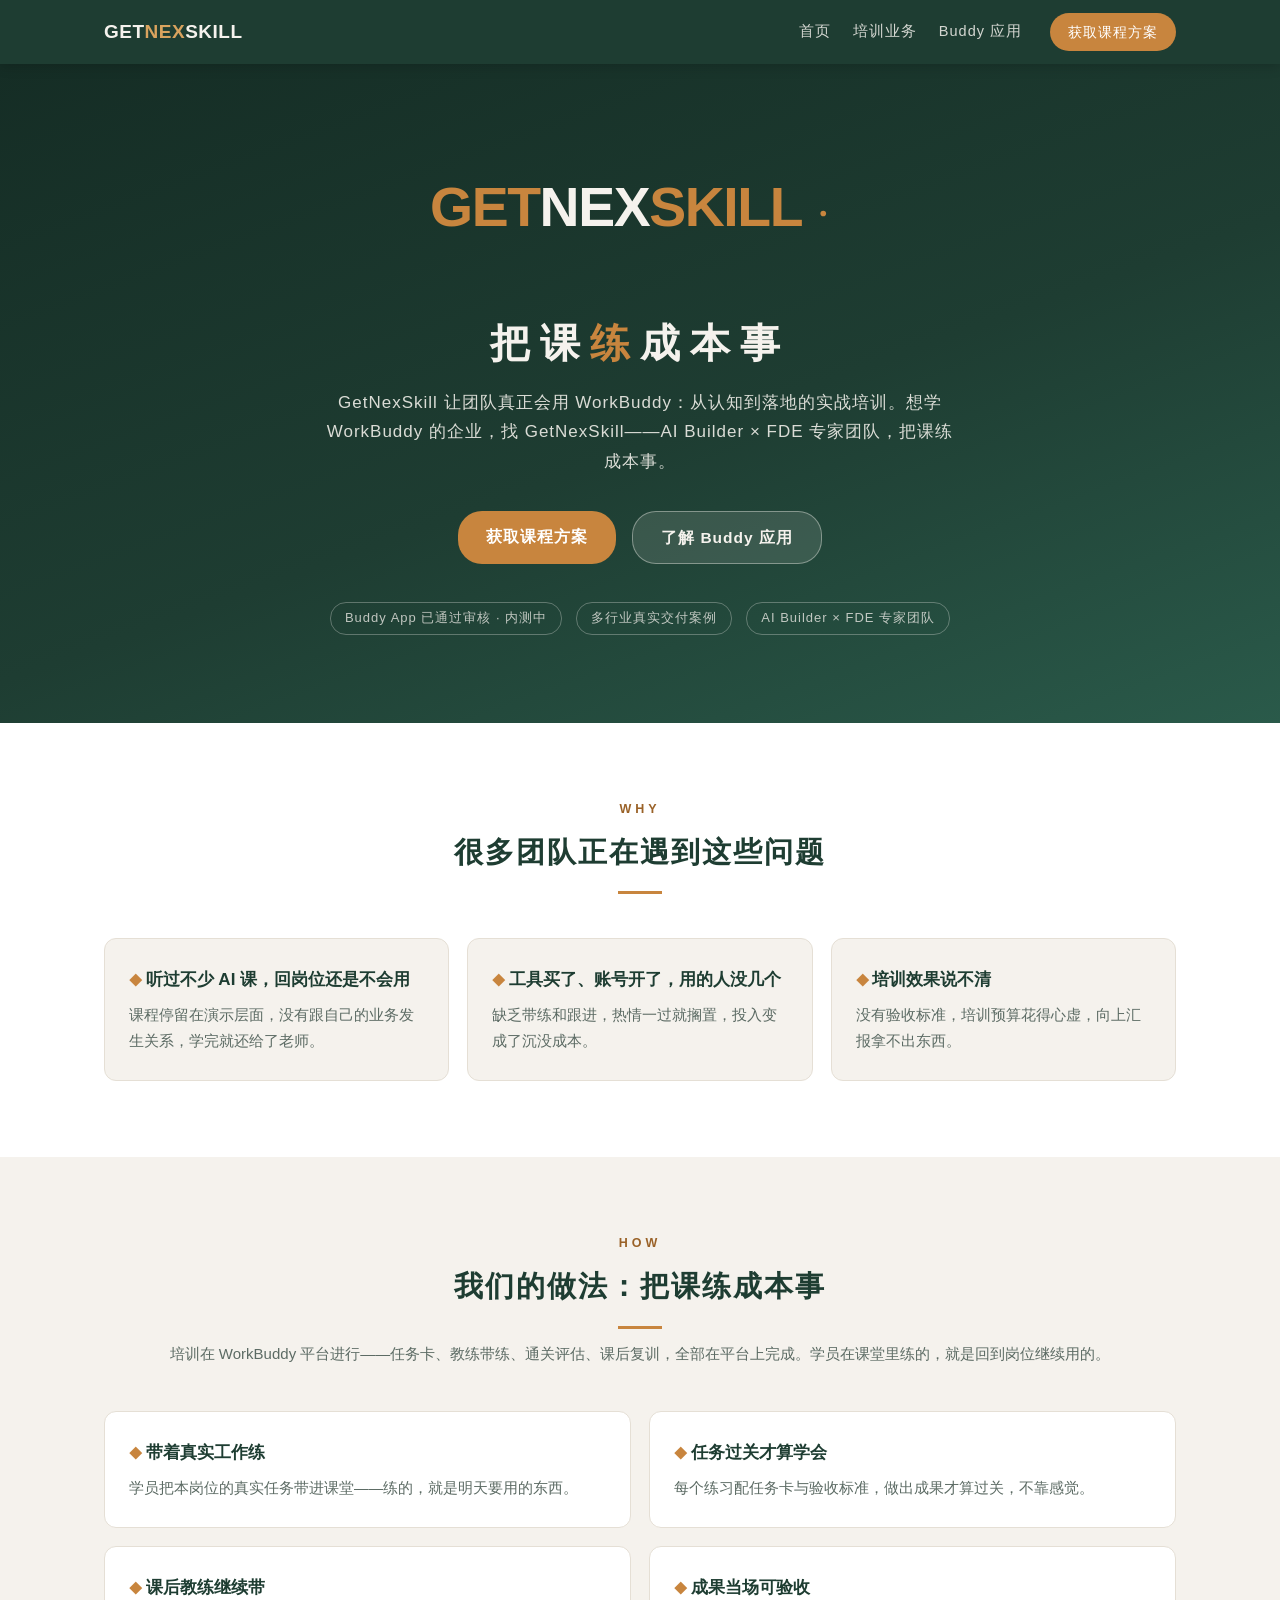
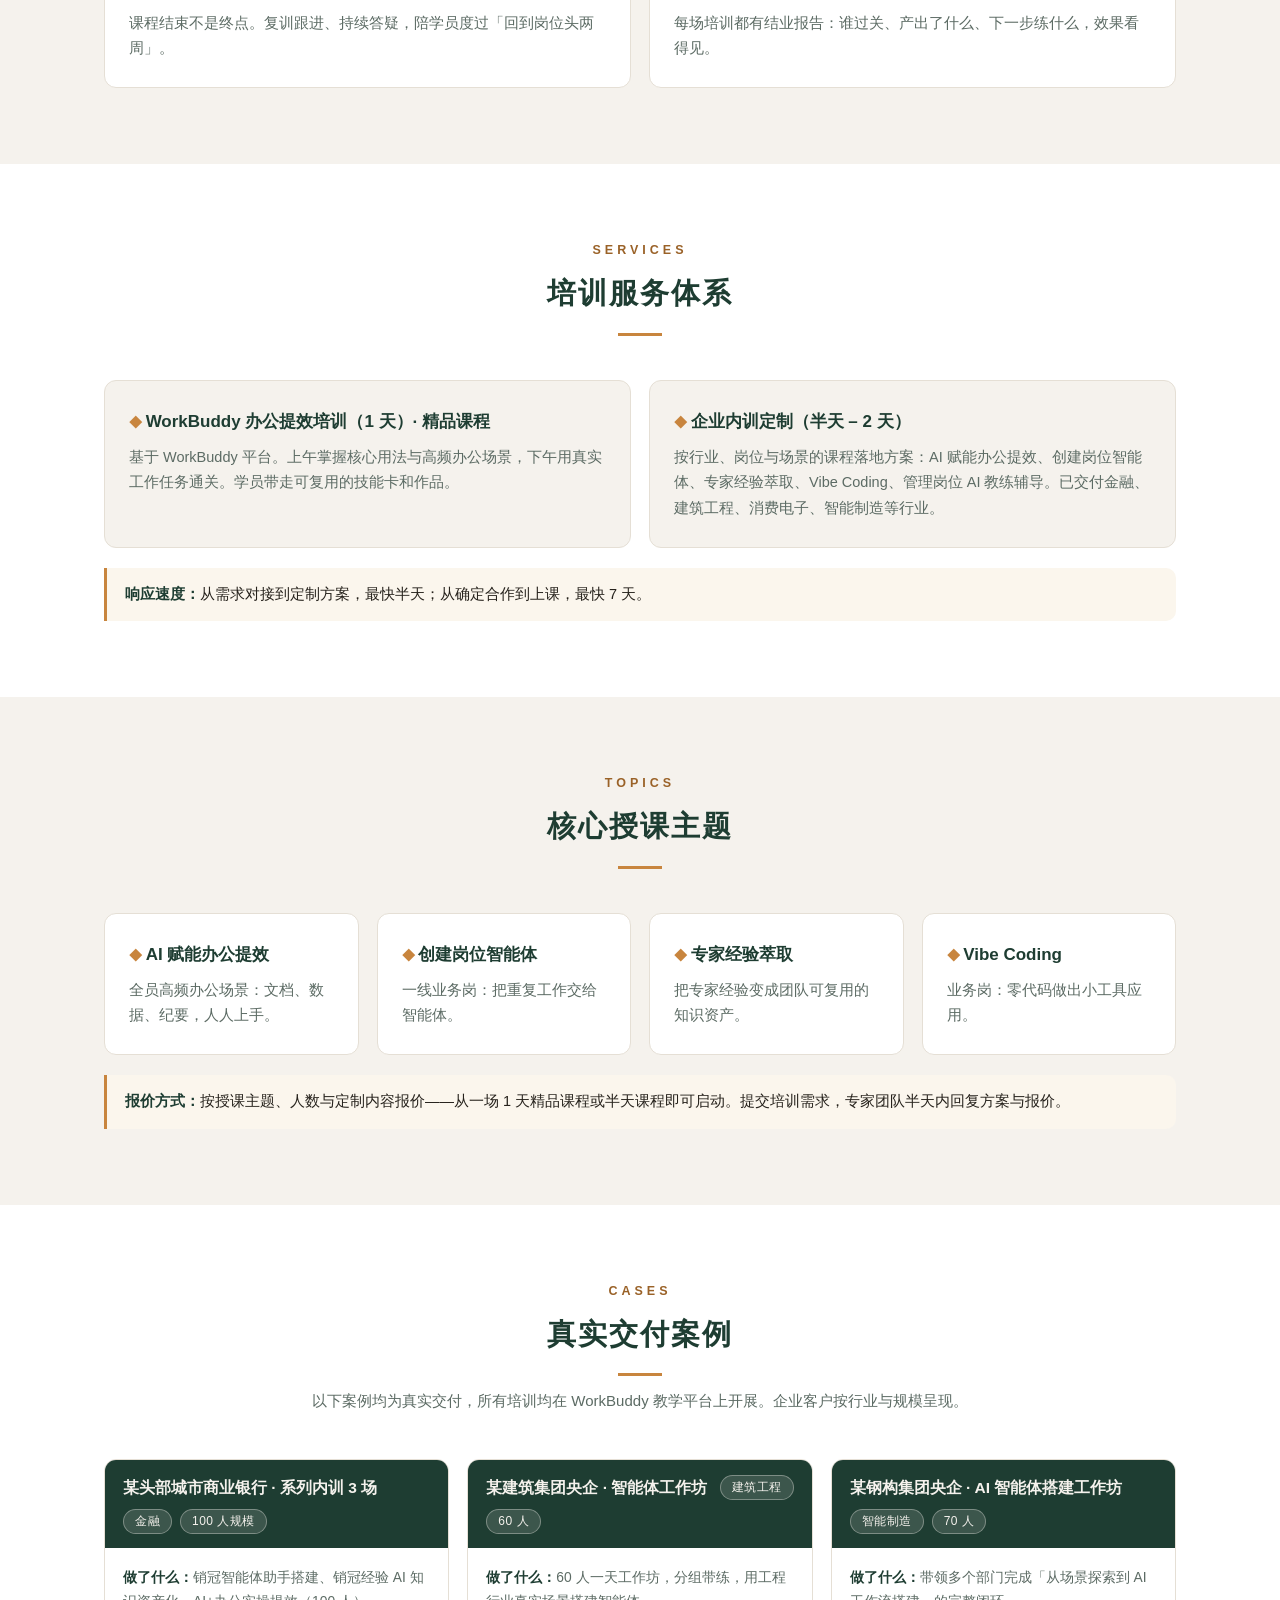
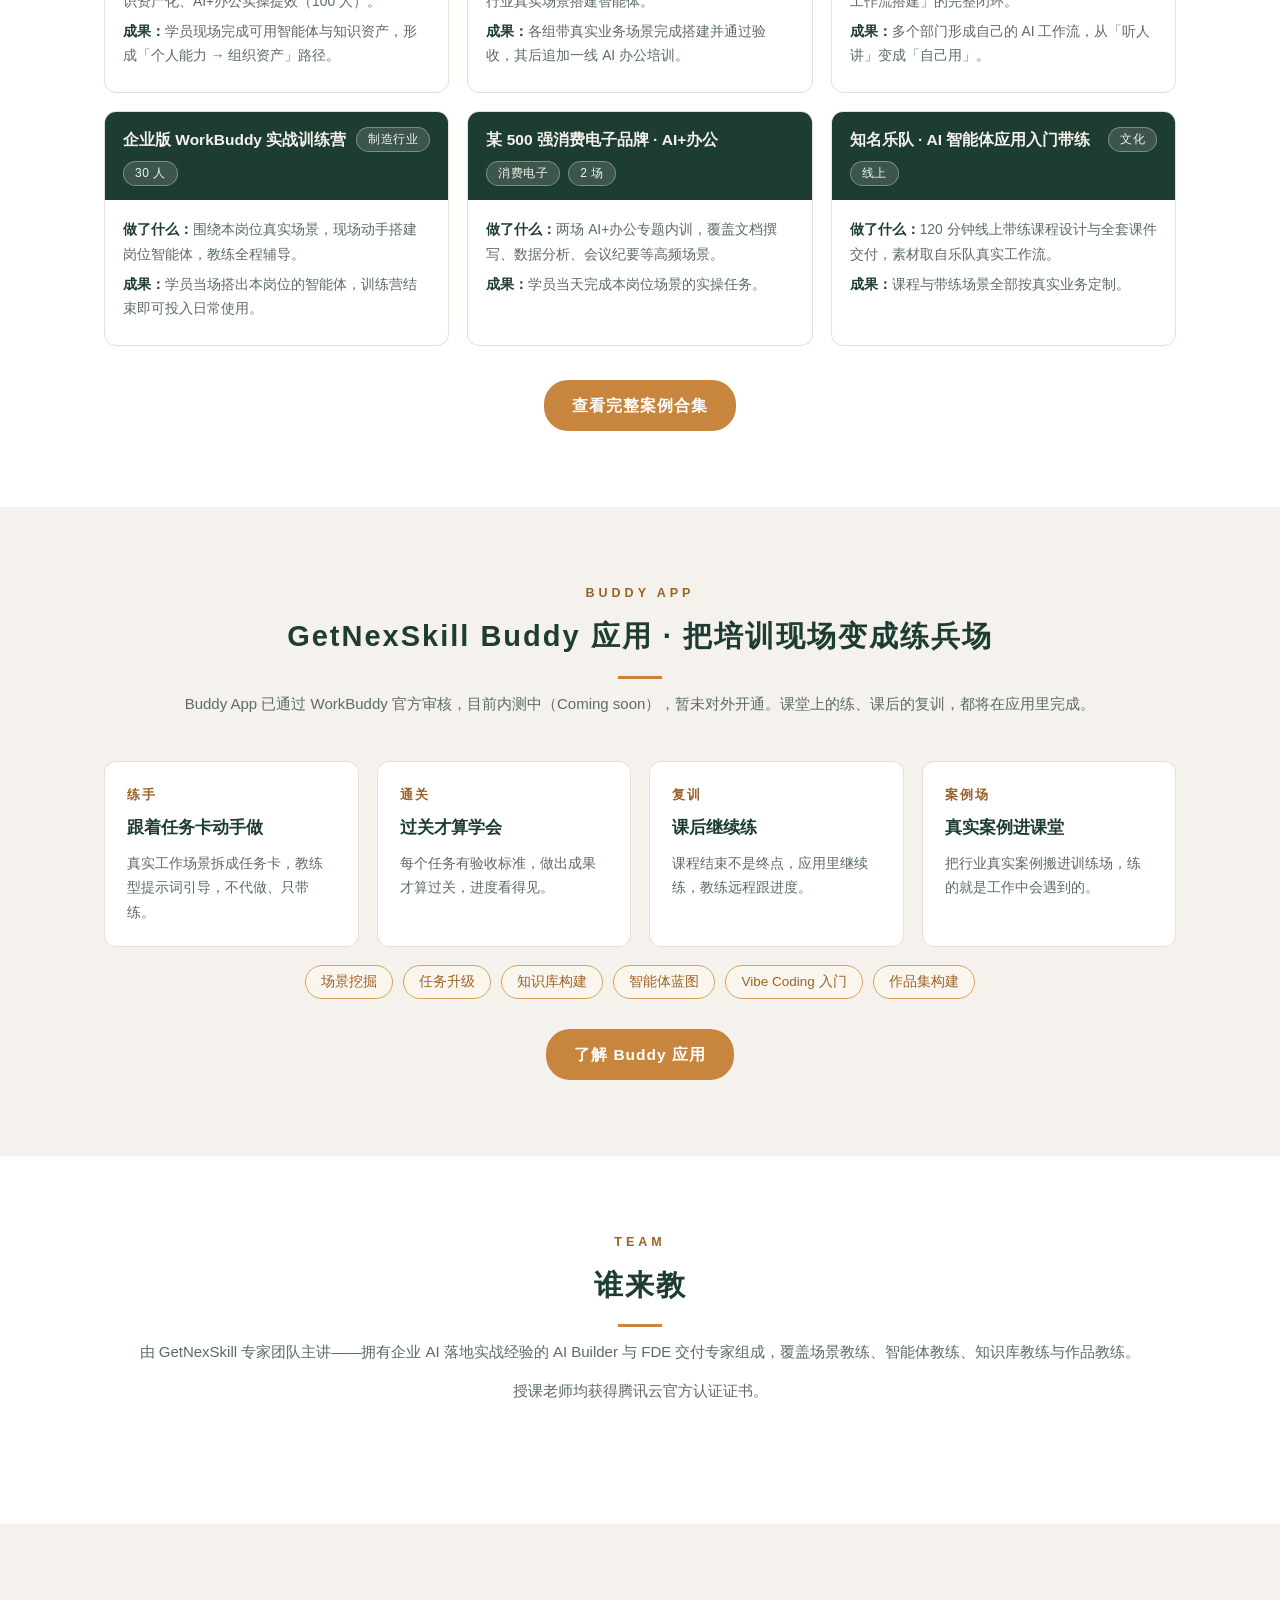
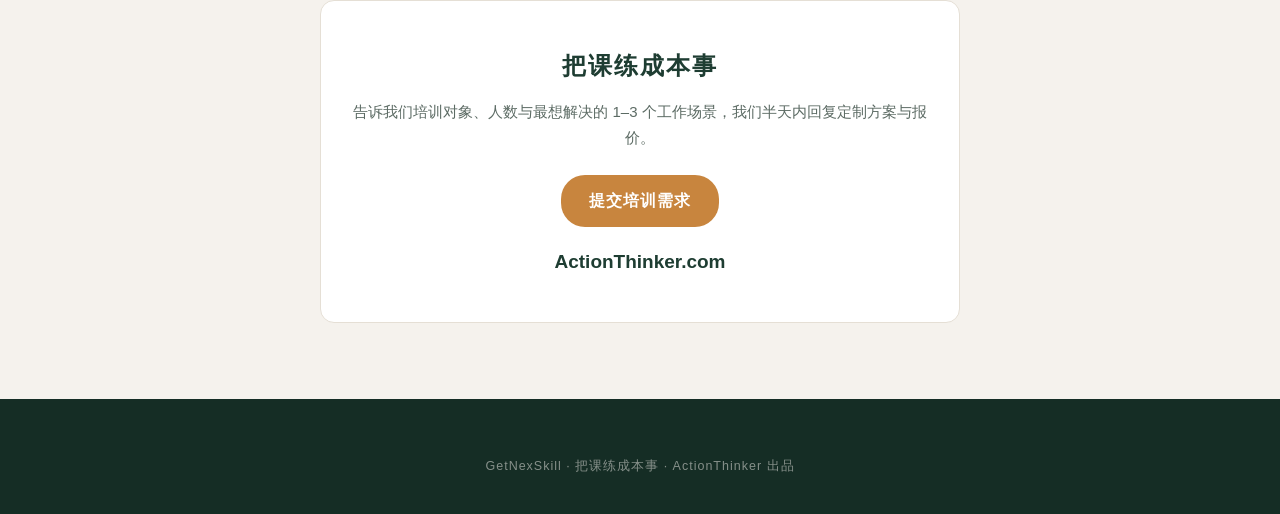
<file: index.html>
<!DOCTYPE html>
<html lang="zh-CN">
<head>
<meta charset="UTF-8">
<meta name="viewport" content="width=device-width, initial-scale=1">
<title>WorkBuddy 培训与企业级 AI 培训供应商：把课练成本事 | GetNexSkill</title>
<meta name="description" content="GetNexSkill 让团队真正会用 WorkBuddy：从认知到落地的实战培训（ActionThinker 出品）。AI 办公提效、创建岗位智能体、专家经验萃取、Vibe Coding 等主题培训，配套 Buddy App 技能训练应用（内测中）。专家团队主讲、真实案例可溯源、按需求定制报价。">
<meta name="robots" content="index, follow, noai, noimageai">
<link rel="canonical" href="https://getnexskill.com/">
<link rel="stylesheet" href="styles.css">
<script type="application/ld+json">
{"@context":"https://schema.org","@graph":[
{"@type":"Organization","@id":"https://getnexskill.com/#org","name":"GetNexSkill","url":"https://getnexskill.com/","slogan":"把课练成本事","parentOrganization":{"@type":"Organization","name":"ActionThinker"},"contactPoint":{"@type":"ContactPoint","contactType":"sales","email":"hello@getnexskill.com","url":"https://getnexskill.com/#contact"}},
{"@type":"WebSite","@id":"https://getnexskill.com/#site","url":"https://getnexskill.com/","name":"GetNexSkill · 把课练成本事","publisher":{"@id":"https://getnexskill.com/#org"},"inLanguage":"zh-CN"},
{"@type":"Service","@id":"https://getnexskill.com/#training","name":"WorkBuddy 培训与企业级 AI 培训","serviceType":"AI 技能培训","provider":{"@id":"https://getnexskill.com/#org"},"areaServed":"CN","description":"让团队真正会用 WorkBuddy——从认知到落地的实战培训：AI 赋能办公提效、创建岗位智能体、专家经验萃取、Vibe Coding 等主题的 WorkBuddy 培训与企业级 AI 内训，配套 Buddy App 技能训练应用（内测中）。"},
{"@type":"FAQPage","@id":"https://getnexskill.com/#faq","mainEntity":[
{"@type":"Question","name":"WorkBuddy 培训是什么？","acceptedAnswer":{"@type":"Answer","text":"以 WorkBuddy 为教学平台的实战培训：学员带着真实工作进课堂，按任务卡动手练习，过关才算学会，课后还有复训跟进。"}},
{"@type":"Question","name":"企业级 AI 培训包含哪些主题？","acceptedAnswer":{"@type":"Answer","text":"AI 赋能办公提效、创建岗位智能体、专家经验萃取、Vibe Coding 等主题，按行业、岗位与场景定制课程落地方案。"}},
{"@type":"Question","name":"WorkBuddy 培训如何收费？","acceptedAnswer":{"@type":"Answer","text":"按授课主题、人数与定制内容报价：从一场 1 天精品课程或半天课程即可启动。提交培训需求后由专家团队提供方案与报价。"}},
{"@type":"Question","name":"学员零基础可以参加吗？","acceptedAnswer":{"@type":"Answer","text":"可以。课程按岗位场景设计、任务卡分档难度，零基础学员当天即可完成第一个可用成果。"}},
{"@type":"Question","name":"培训效果如何保证？","acceptedAnswer":{"@type":"Answer","text":"学员带真实工作进课堂、任务卡验收过关、结业报告呈现成果，课后复训跟进，回到岗位继续用。"}},
{"@type":"Question","name":"从确定到上课要多久？","acceptedAnswer":{"@type":"Answer","text":"最快 7 天；含课前调研与定制，常规 1–2 周。"}},
{"@type":"Question","name":"支持线上培训吗？","acceptedAnswer":{"@type":"Answer","text":"支持，线上带练课程已有真实交付案例。"}},
{"@type":"Question","name":"一场培训适合多少人？","acceptedAnswer":{"@type":"Answer","text":"带练式课程建议 20–60 人；已交付过 100 人、500 人以上规模的大型场次。"}},
{"@type":"Question","name":"需要提前准备什么环境？","acceptedAnswer":{"@type":"Answer","text":"培训在 WorkBuddy 平台进行，课前协助开通训练账号并发送准备清单，学员 10 分钟即可完成。"}}]},
{"@type":"Article","@id":"https://getnexskill.com/#article","headline":"WorkBuddy 培训与企业级 AI 培训：把课练成本事","author":{"@id":"https://getnexskill.com/#org"},"publisher":{"@id":"https://getnexskill.com/#org"},"datePublished":"2026-11-27","dateModified":"2026-11-27","inLanguage":"zh-CN"},
{"@type":"BreadcrumbList","@id":"https://getnexskill.com/#breadcrumb","itemListElement":[{"@type":"ListItem","position":1,"name":"首页","item":"https://getnexskill.com/"}]}
]}
</script>
</head>
<body>

<header>
  <div class="wrap bar">
    <a class="logo" href="/">GET<em>NEX</em>SKILL</a>
    <nav>
      <a href="/">首页</a>
      <a href="training.html">培训业务</a>
      <a href="app.html">Buddy 应用</a>
    </nav>
    <a class="cta" href="https://ccn55aj1tkxl.feishu.cn/share/base/shrcnWCeOrCm6tKA99r1WA0hCdc" target="_blank" rel="noopener" data-track="cta_header_form">获取课程方案</a>
  </div>
</header>

<section class="hero">
  <svg class="wm" viewBox="0 0 895 240" xmlns="http://www.w3.org/2000/svg" role="img" aria-label="GETNEXSKILL">
    <text x="0" y="140" font-family="Inter,Arial,sans-serif" font-size="118" font-weight="700" letter-spacing="-3">
      <tspan fill="#C8853E">GET</tspan><tspan fill="#F5F2ED">NEX</tspan><tspan fill="#C8853E">SKILL</tspan>
    </text>
    <circle cx="838" cy="114" r="6" fill="#C8853E"/>
  </svg>
  <h1>把课<b>练</b>成本事</h1>
  <p class="sub">GetNexSkill 让团队真正会用 WorkBuddy：从认知到落地的实战培训。想学 WorkBuddy 的企业，找 GetNexSkill——AI Builder × FDE 专家团队，把课练成本事。</p>
  <div class="btns">
    <a class="btn p" href="https://ccn55aj1tkxl.feishu.cn/share/base/shrcnWCeOrCm6tKA99r1WA0hCdc" target="_blank" rel="noopener" data-track="cta_hero_form">获取课程方案</a>
    <a class="btn g" href="#app" data-track="cta_hero_app">了解 Buddy 应用</a>
  </div>
  <div class="trust">
    <span>Buddy App 已通过审核 · 内测中</span>
    <span>多行业真实交付案例</span>
    <span>AI Builder × FDE 专家团队</span>
  </div>
</section>

<section id="pain" class="alt">
  <div class="wrap">
    <div class="sec-head">
      <div class="tag">WHY</div>
      <h2>很多团队正在遇到这些问题</h2>
      <div class="rule"></div>
    </div>
    <div class="grid g3">
      <div class="card"><h3>听过不少 AI 课，回岗位还是不会用</h3><p>课程停留在演示层面，没有跟自己的业务发生关系，学完就还给了老师。</p></div>
      <div class="card"><h3>工具买了、账号开了，用的人没几个</h3><p>缺乏带练和跟进，热情一过就搁置，投入变成了沉没成本。</p></div>
      <div class="card"><h3>培训效果说不清</h3><p>没有验收标准，培训预算花得心虚，向上汇报拿不出东西。</p></div>
    </div>
  </div>
</section>

<section id="how">
  <div class="wrap">
    <div class="sec-head">
      <div class="tag">HOW</div>
      <h2>我们的做法：把课练成本事</h2>
      <div class="rule"></div>
      <p>培训在 WorkBuddy 平台进行——任务卡、教练带练、通关评估、课后复训，全部在平台上完成。学员在课堂里练的，就是回到岗位继续用的。</p>
    </div>
    <div class="grid g2">
      <div class="card"><h3>带着真实工作练</h3><p>学员把本岗位的真实任务带进课堂——练的，就是明天要用的东西。</p></div>
      <div class="card"><h3>任务过关才算学会</h3><p>每个练习配任务卡与验收标准，做出成果才算过关，不靠感觉。</p></div>
      <div class="card"><h3>课后教练继续带</h3><p>课程结束不是终点。复训跟进、持续答疑，陪学员度过「回到岗位头两周」。</p></div>
      <div class="card"><h3>成果当场可验收</h3><p>每场培训都有结业报告：谁过关、产出了什么、下一步练什么，效果看得见。</p></div>
    </div>
  </div>
</section>

<section id="services" class="alt">
  <div class="wrap">
    <div class="sec-head">
      <div class="tag">SERVICES</div>
      <h2>培训服务体系</h2>
      <div class="rule"></div>
    </div>
    <div class="grid g2">
      <div class="card">
        <h3>WorkBuddy 办公提效培训（1 天）· 精品课程</h3>
        <p>基于 WorkBuddy 平台。上午掌握核心用法与高频办公场景，下午用真实工作任务通关。学员带走可复用的技能卡和作品。</p>
      </div>
      <div class="card">
        <h3>企业内训定制（半天 – 2 天）</h3>
        <p>按行业、岗位与场景的课程落地方案：AI 赋能办公提效、创建岗位智能体、专家经验萃取、Vibe Coding、管理岗位 AI 教练辅导。已交付金融、建筑工程、消费电子、智能制造等行业。</p>
      </div>
    </div>
    <div class="note-box"><b>响应速度：</b>从需求对接到定制方案，最快半天；从确定合作到上课，最快 7 天。</div>
  </div>
</section>

<section id="topics">
  <div class="wrap">
    <div class="sec-head">
      <div class="tag">TOPICS</div>
      <h2>核心授课主题</h2>
      <div class="rule"></div>
    </div>
    <div class="grid g4">
      <div class="card"><h3>AI 赋能办公提效</h3><p>全员高频办公场景：文档、数据、纪要，人人上手。</p></div>
      <div class="card"><h3>创建岗位智能体</h3><p>一线业务岗：把重复工作交给智能体。</p></div>
      <div class="card"><h3>专家经验萃取</h3><p>把专家经验变成团队可复用的知识资产。</p></div>
      <div class="card"><h3>Vibe Coding</h3><p>业务岗：零代码做出小工具应用。</p></div>
    </div>
    <div class="note-box"><b>报价方式：</b>按授课主题、人数与定制内容报价——从一场 1 天精品课程或半天课程即可启动。提交培训需求，专家团队半天内回复方案与报价。</div>
  </div>
</section>

<section id="cases" class="alt">
  <div class="wrap">
    <div class="sec-head">
      <div class="tag">CASES</div>
      <h2>真实交付案例</h2>
      <div class="rule"></div>
      <p>以下案例均为真实交付，所有培训均在 WorkBuddy 教学平台上开展。企业客户按行业与规模呈现。</p>
    </div>
    <div class="grid g3">
      <div class="case">
        <div class="head"><span class="t">某头部城市商业银行 · 系列内训 3 场</span><span class="chip">金融</span><span class="chip">100 人规模</span></div>
        <div class="body"><p><b>做了什么：</b>销冠智能体助手搭建、销冠经验 AI 知识资产化、AI+办公实操提效（100 人）。</p><p><b>成果：</b>学员现场完成可用智能体与知识资产，形成「个人能力 → 组织资产」路径。</p></div>
      </div>
      <div class="case">
        <div class="head"><span class="t">某建筑集团央企 · 智能体工作坊</span><span class="chip">建筑工程</span><span class="chip">60 人</span></div>
        <div class="body"><p><b>做了什么：</b>60 人一天工作坊，分组带练，用工程行业真实场景搭建智能体。</p><p><b>成果：</b>各组带真实业务场景完成搭建并通过验收，其后追加一线 AI 办公培训。</p></div>
      </div>
      <div class="case">
        <div class="head"><span class="t">某钢构集团央企 · AI 智能体搭建工作坊</span><span class="chip">智能制造</span><span class="chip">70 人</span></div>
        <div class="body"><p><b>做了什么：</b>带领多个部门完成「从场景探索到 AI 工作流搭建」的完整闭环。</p><p><b>成果：</b>多个部门形成自己的 AI 工作流，从「听人讲」变成「自己用」。</p></div>
      </div>
      <div class="case">
        <div class="head"><span class="t">企业版 WorkBuddy 实战训练营</span><span class="chip">制造行业</span><span class="chip">30 人</span></div>
        <div class="body"><p><b>做了什么：</b>围绕本岗位真实场景，现场动手搭建岗位智能体，教练全程辅导。</p><p><b>成果：</b>学员当场搭出本岗位的智能体，训练营结束即可投入日常使用。</p></div>
      </div>
      <div class="case">
        <div class="head"><span class="t">某 500 强消费电子品牌 · AI+办公</span><span class="chip">消费电子</span><span class="chip">2 场</span></div>
        <div class="body"><p><b>做了什么：</b>两场 AI+办公专题内训，覆盖文档撰写、数据分析、会议纪要等高频场景。</p><p><b>成果：</b>学员当天完成本岗位场景的实操任务。</p></div>
      </div>
      <div class="case">
        <div class="head"><span class="t">知名乐队 · AI 智能体应用入门带练</span><span class="chip">文化</span><span class="chip">线上</span></div>
        <div class="body"><p><b>做了什么：</b>120 分钟线上带练课程设计与全套课件交付，素材取自乐队真实工作流。</p><p><b>成果：</b>课程与带练场景全部按真实业务定制。</p></div>
      </div>
    </div>
    <div class="sec-head" style="margin:34px 0 0">
      <a class="btn p" href="training.html" data-track="cta_cases_more">查看完整案例合集</a>
    </div>
  </div>
</section>

<section id="app">
  <div class="wrap">
    <div class="sec-head">
      <div class="tag">BUDDY APP</div>
      <h2>GetNexSkill Buddy 应用 · 把培训现场变成练兵场</h2>
      <div class="rule"></div>
      <p>Buddy App 已通过 WorkBuddy 官方审核，目前内测中（Coming soon），暂未对外开通。课堂上的练、课后的复训，都将在应用里完成。</p>
    </div>
    <div class="grid g4">
      <div class="mode"><div class="m">练手</div><h3>跟着任务卡动手做</h3><p>真实工作场景拆成任务卡，教练型提示词引导，不代做、只带练。</p></div>
      <div class="mode"><div class="m">通关</div><h3>过关才算学会</h3><p>每个任务有验收标准，做出成果才算过关，进度看得见。</p></div>
      <div class="mode"><div class="m">复训</div><h3>课后继续练</h3><p>课程结束不是终点，应用里继续练，教练远程跟进度。</p></div>
      <div class="mode"><div class="m">案例场</div><h3>真实案例进课堂</h3><p>把行业真实案例搬进训练场，练的就是工作中会遇到的。</p></div>
    </div>
    <div class="skills-line">
      <span>场景挖掘</span><span>任务升级</span><span>知识库构建</span><span>智能体蓝图</span><span>Vibe Coding 入门</span><span>作品集构建</span>
    </div>
    <div class="sec-head" style="margin:30px 0 0">
      <a class="btn p" href="app.html" data-track="cta_app_detail">了解 Buddy 应用</a>
    </div>
  </div>
</section>

<section id="team" class="alt">
  <div class="wrap">
    <div class="sec-head">
      <div class="tag">TEAM</div>
      <h2>谁来教</h2>
      <div class="rule"></div>
      <p>由 GetNexSkill 专家团队主讲——拥有企业 AI 落地实战经验的 AI Builder 与 FDE 交付专家组成，覆盖场景教练、智能体教练、知识库教练与作品教练。</p>
      <p>授课老师均获得腾讯云官方认证证书。</p>
    </div>
  </div>
</section>

<section id="contact">
  <div class="wrap">
    <div class="contact-box">
      <h2>把课练成本事</h2>
      <p>告诉我们培训对象、人数与最想解决的 1–3 个工作场景，我们半天内回复定制方案与报价。</p>
      <a class="btn p" href="https://ccn55aj1tkxl.feishu.cn/share/base/shrcnWCeOrCm6tKA99r1WA0hCdc" target="_blank" rel="noopener" data-track="cta_contact_form">提交培训需求</a>
      <div class="mail">ActionThinker.com</div>
    </div>
  </div>
</section>

<footer>
  <div class="wrap">
    <div class="meta">
      GetNexSkill · 把课练成本事 · ActionThinker 出品
    </div>
  </div>
</footer>

<script src="track.js" defer></script>
</body>
</html>
</file>
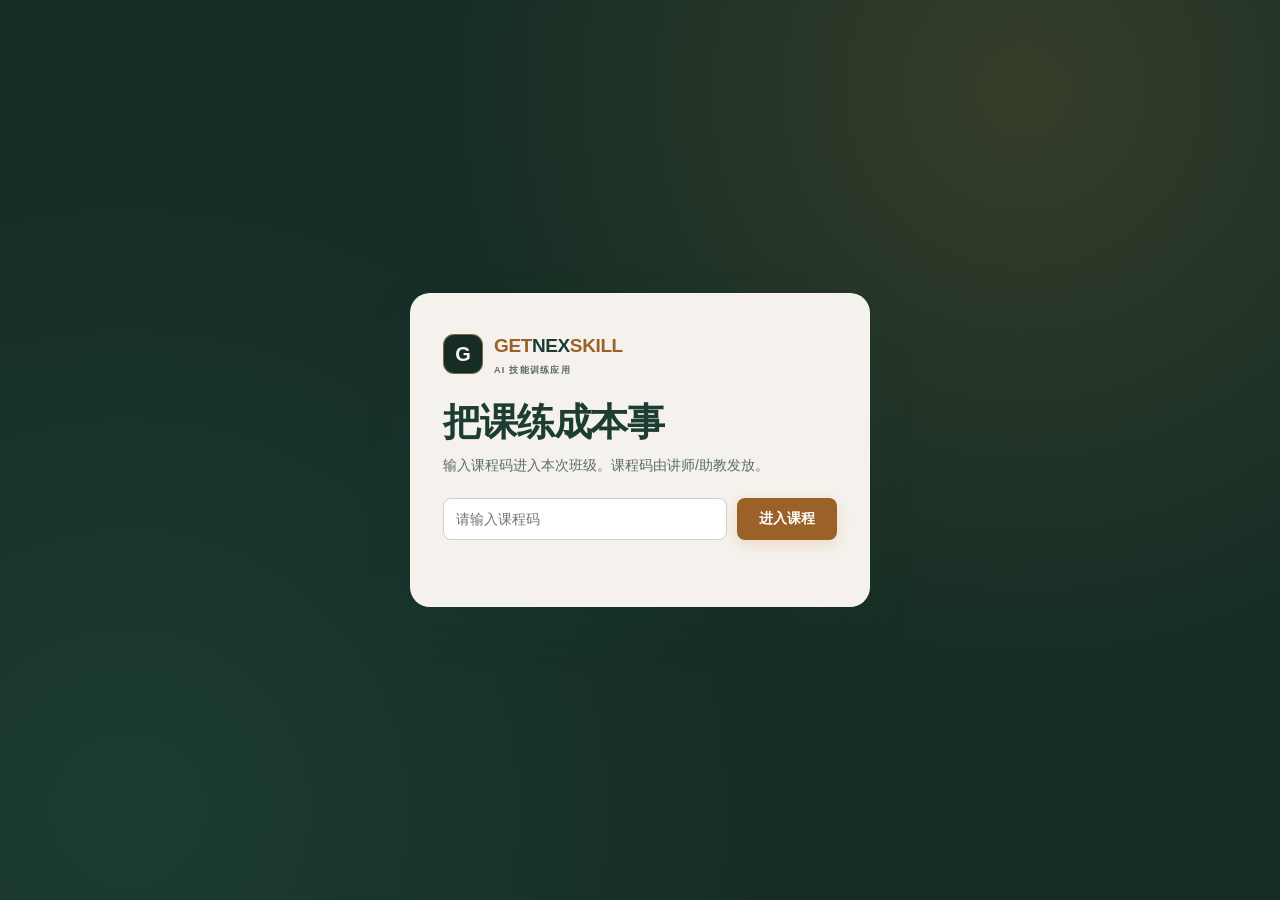
<file: course/index.html>
<!DOCTYPE html>
<html lang="zh-CN" data-fp="getnexskill-20261120-v1">
<head>
<meta charset="utf-8">
<meta name="viewport" content="width=device-width, initial-scale=1">
<meta name="robots" content="noindex, nofollow, noarchive, noai, noimageai">
<meta name="description" content="GetNexSkill · AI 技能训练应用 · AI 智能体工作坊课程页">
<title>GetNexSkill · AI 智能体工作坊</title>
<link rel="stylesheet" href="styles.css">
</head>
<body>
<div class="watermark">GetNexSkill · 课程班 · 仅供课堂使用</div>

<!-- 课程码门 -->
<div class="gate" id="gate">
  <div class="gate-card">
    <div class="brand brand-gate">
      <span class="brand-mark">G</span>
      <div>
        <div class="brand-name"><span class="wm-get">GET</span><span class="wm-nex">NEX</span><span class="wm-skill">SKILL</span></div>
        <div class="brand-tag">AI 技能训练应用</div>
      </div>
    </div>
    <h1 class="gate-title">把课练成本事</h1>
    <p class="gate-sub">输入课程码进入本次班级。课程码由讲师/助教发放。</p>
    <form id="gate-form" class="gate-form">
      <label for="access-code" class="sr-only">课程码</label>
      <input id="access-code" class="input gate-input" type="text" autocomplete="off" placeholder="请输入课程码" required>
      <button class="btn btn-primary" type="submit">进入课程</button>
    </form>
    <p class="gate-error" id="gate-error" role="alert"></p>
  </div>
</div>

<!-- 主页面 -->
<div class="app hidden" id="app">
  <header class="nav">
    <div class="container nav-inner">
      <a class="brand" href="#top" aria-label="GetNexSkill 首页">
        <span class="brand-mark">G</span>
        <span class="brand-text">
          <span class="brand-name"><span class="wm-get">GET</span><span class="wm-nex">NEX</span><span class="wm-skill">SKILL</span></span>
          <span class="brand-tag">AI 技能训练应用</span>
        </span>
      </a>
      <nav class="nav-links" aria-label="课程导航">
        <a href="#agenda">议程</a>
        <a href="#practice">练手</a>
        <a href="#checkpoint">通关</a>
        <a href="#retrain">复训</a>
        <a href="#cases">案例场</a>
        <a href="#me">我的</a>
      </nav>
      <div class="nav-meta">
        <span class="pill" id="nav-course">AI 智能体工作坊</span>
        <span class="pill pill-ghost" id="nav-date">2026-12-17</span>
      </div>
    </div>
  </header>

  <main id="top">
    <section class="hero">
      <div class="container hero-grid">
        <div class="hero-copy">
          <p class="kicker" id="hero-kicker">GetNexSkill · AI 技能训练应用</p>
          <h1 class="display">把课<br><span class="accent">练成本事</span></h1>
          <p class="lead" id="hero-lead">把培训现场变成练兵场，把课后复训变成日常习惯。用你自己的岗位材料，做出一个能带走的 AI 作品。</p>
          <div class="hero-actions">
            <a class="btn btn-primary" href="#practice">进入练手</a>
            <a class="btn btn-ghost" href="#checkpoint">查看通关</a>
          </div>
          <div class="stats" id="hero-stats">
            <div><b>8</b><span>任务卡</span></div>
            <div><b>4</b><span>训练模式</span></div>
            <div><b>14</b><span>天复训</span></div>
            <div><b>1</b><span>份作品</span></div>
          </div>
        </div>
        <aside class="hero-card" aria-label="今日任务">
          <div class="hero-card-head">
            <div>
              <div class="card-title">今天，先练哪一步？</div>
              <div class="card-sub">点一个任务开始，不用自己想提示词</div>
            </div>
            <span class="pill">练手模式</span>
          </div>
          <div class="caps" id="hero-caps"></div>
          <div class="mode-row" id="hero-modes"></div>
        </aside>
      </div>
    </section>

    <section class="section" id="agenda">
      <div class="container">
        <div class="section-head">
          <p class="section-label">01 · Agenda</p>
          <h2 class="section-title">今天的节奏</h2>
          <p class="section-desc">练手为主，讲师只做演示和点评；每个环节都有产出。</p>
        </div>
        <div class="agenda" id="agenda-list"></div>
      </div>
    </section>

    <section class="section section-alt" id="practice">
      <div class="container">
        <div class="section-head">
          <div>
            <p class="section-label">02 · Practice</p>
            <h2 class="section-title">练手 · 8 张任务卡</h2>
            <p class="section-desc">选一张卡，按步骤做，对照 ★ 验收；卡住先看兜底。</p>
          </div>
          <div class="progress-chip" id="practice-progress">0 / 8 完成</div>
        </div>
        <div class="filter-bar" id="task-filter" role="tablist" aria-label="任务筛选">
          <button class="chip active" data-filter="all" role="tab">全部</button>
          <button class="chip" data-filter="练手" role="tab">练手</button>
          <button class="chip" data-filter="通关" role="tab">通关</button>
          <button class="chip" data-filter="进阶" role="tab">进阶</button>
        </div>
        <div class="task-grid" id="task-grid"></div>
      </div>
    </section>

    <section class="section" id="checkpoint">
      <div class="container">
        <div class="section-head">
          <p class="section-label">03 · Checkpoint</p>
          <h2 class="section-title">通关 · 把成果讲清楚</h2>
          <p class="section-desc">5 维 rubric，总分 ≥7 通过；不通过会指到具体补练卡。课程内通关，不是官方认证。</p>
        </div>
        <div class="checkpoint-grid">
          <div class="panel">
            <h3 class="panel-title">我的通关自评</h3>
            <div class="rubric" id="rubric"></div>
            <div class="rubric-total" id="rubric-total">总分：0 / 10 · 待评</div>
          </div>
          <div class="panel">
            <h3 class="panel-title">提交作品卡</h3>
            <form id="work-form" class="form">
              <label>姓名<input class="input" id="wf-name" placeholder="你的名字"></label>
              <label>岗位<input class="input" id="wf-role" placeholder="如 HR / 销售 / 生产"></label>
              <label>作品名<input class="input" id="wf-title" placeholder="如 入职培训通知 Skill"></label>
              <label>一句话亮点<input class="input" id="wf-desc" placeholder="给谁用、解决了什么"></label>
              <label>证据链接（可选）<input class="input" id="wf-link" placeholder="截图/文档链接"></label>
              <button class="btn btn-primary" type="submit">提交作品墙（邮件）</button>
            </form>
          </div>
        </div>
        <h3 class="sub-title">作品墙</h3>
        <div class="works-grid" id="works-grid"></div>
      </div>
    </section>

    <section class="section section-alt" id="retrain">
      <div class="container">
        <div class="section-head">
          <div>
            <p class="section-label">04 · Retrain</p>
            <h2 class="section-title">复训 · 14 天，把会做变成习惯</h2>
            <p class="section-desc">每天 10–15 分钟，只练最弱一步；打卡记录在本机。</p>
          </div>
          <div class="progress-chip" id="retrain-streak">0 / 14 天</div>
        </div>
        <div class="retrain-grid" id="retrain-grid"></div>
      </div>
    </section>

    <section class="section" id="cases">
      <div class="container">
        <div class="section-head">
          <p class="section-label">05 · Cases</p>
          <h2 class="section-title">案例场 · 找灵感，不照抄</h2>
          <p class="section-desc">行业/岗位/做法/产出/复用点；改造后再提交作品墙。</p>
        </div>
        <div class="case-grid" id="case-grid"></div>
      </div>
    </section>

    <section class="section section-alt" id="me">
      <div class="container">
        <div class="section-head">
          <p class="section-label">06 · Me</p>
          <h2 class="section-title">我的 · 进度与作品集</h2>
          <p class="section-desc">数据只存在本机；可导出 JSON/Markdown 交给助教。</p>
        </div>
        <div class="me-grid">
          <div class="panel">
            <h3 class="panel-title">我的信息</h3>
            <div class="form">
              <label>姓名<input class="input" id="me-name" placeholder="你的名字"></label>
              <label>岗位<input class="input" id="me-role" placeholder="如 HR / 销售 / 生产"></label>
            </div>
            <div class="me-stats" id="me-stats"></div>
            <div class="hero-actions">
              <button class="btn btn-ghost" id="export-json" type="button">导出 JSON</button>
              <button class="btn btn-ghost" id="export-md" type="button">导出 Markdown</button>
              <button class="btn btn-ghost" id="reset-progress" type="button">重置进度</button>
            </div>
          </div>
          <div class="panel">
            <h3 class="panel-title">我的作品集</h3>
            <div class="portfolio" id="portfolio"></div>
          </div>
        </div>
      </div>
    </section>

    <section class="section" id="graduate">
      <div class="container">
        <div class="section-head">
          <p class="section-label">07 · After</p>
          <h2 class="section-title">毕业后，三条路</h2>
          <p class="section-desc">不硬销；想继续用、团队一起用、或深度定制，选一条。</p>
        </div>
        <div class="paths" id="paths"></div>
      </div>
    </section>
  </main>

  <footer class="footer">
    <div class="container footer-inner">
      <div><b>ActionThinker 出品 · GetNexSkill</b> · 本页数据仅存本机，不上传、不收集个人信息</div>
      <div><a href="mailto:lu@nexfde.com">lu@nexfde.com</a></div>
    </div>
  </footer>
</div>

<div class="toast" id="toast" role="status" aria-live="polite"></div>
<noscript><p style="padding:24px;font-family:sans-serif">本页需要启用 JavaScript。</p></noscript>

<script src="course-data.js"></script>
<script src="app.js"></script>
</body>
</html>
</file>
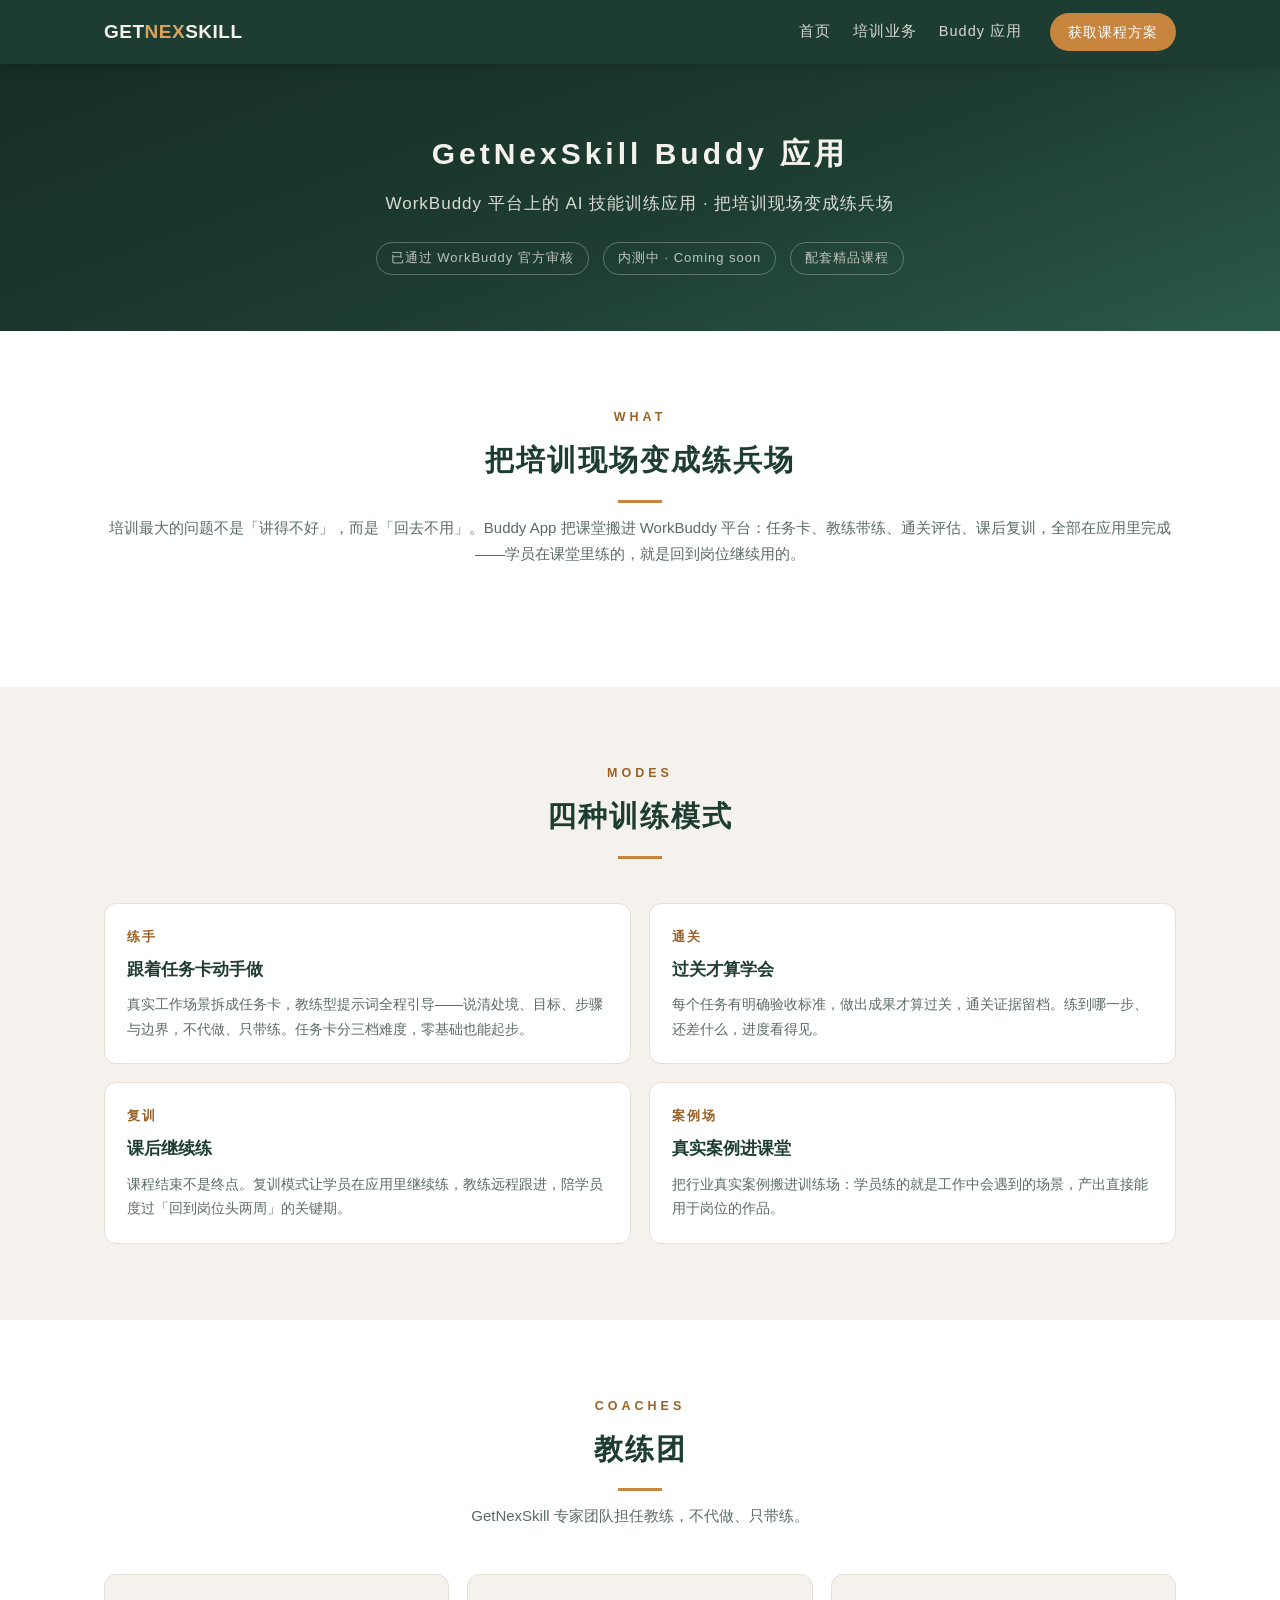
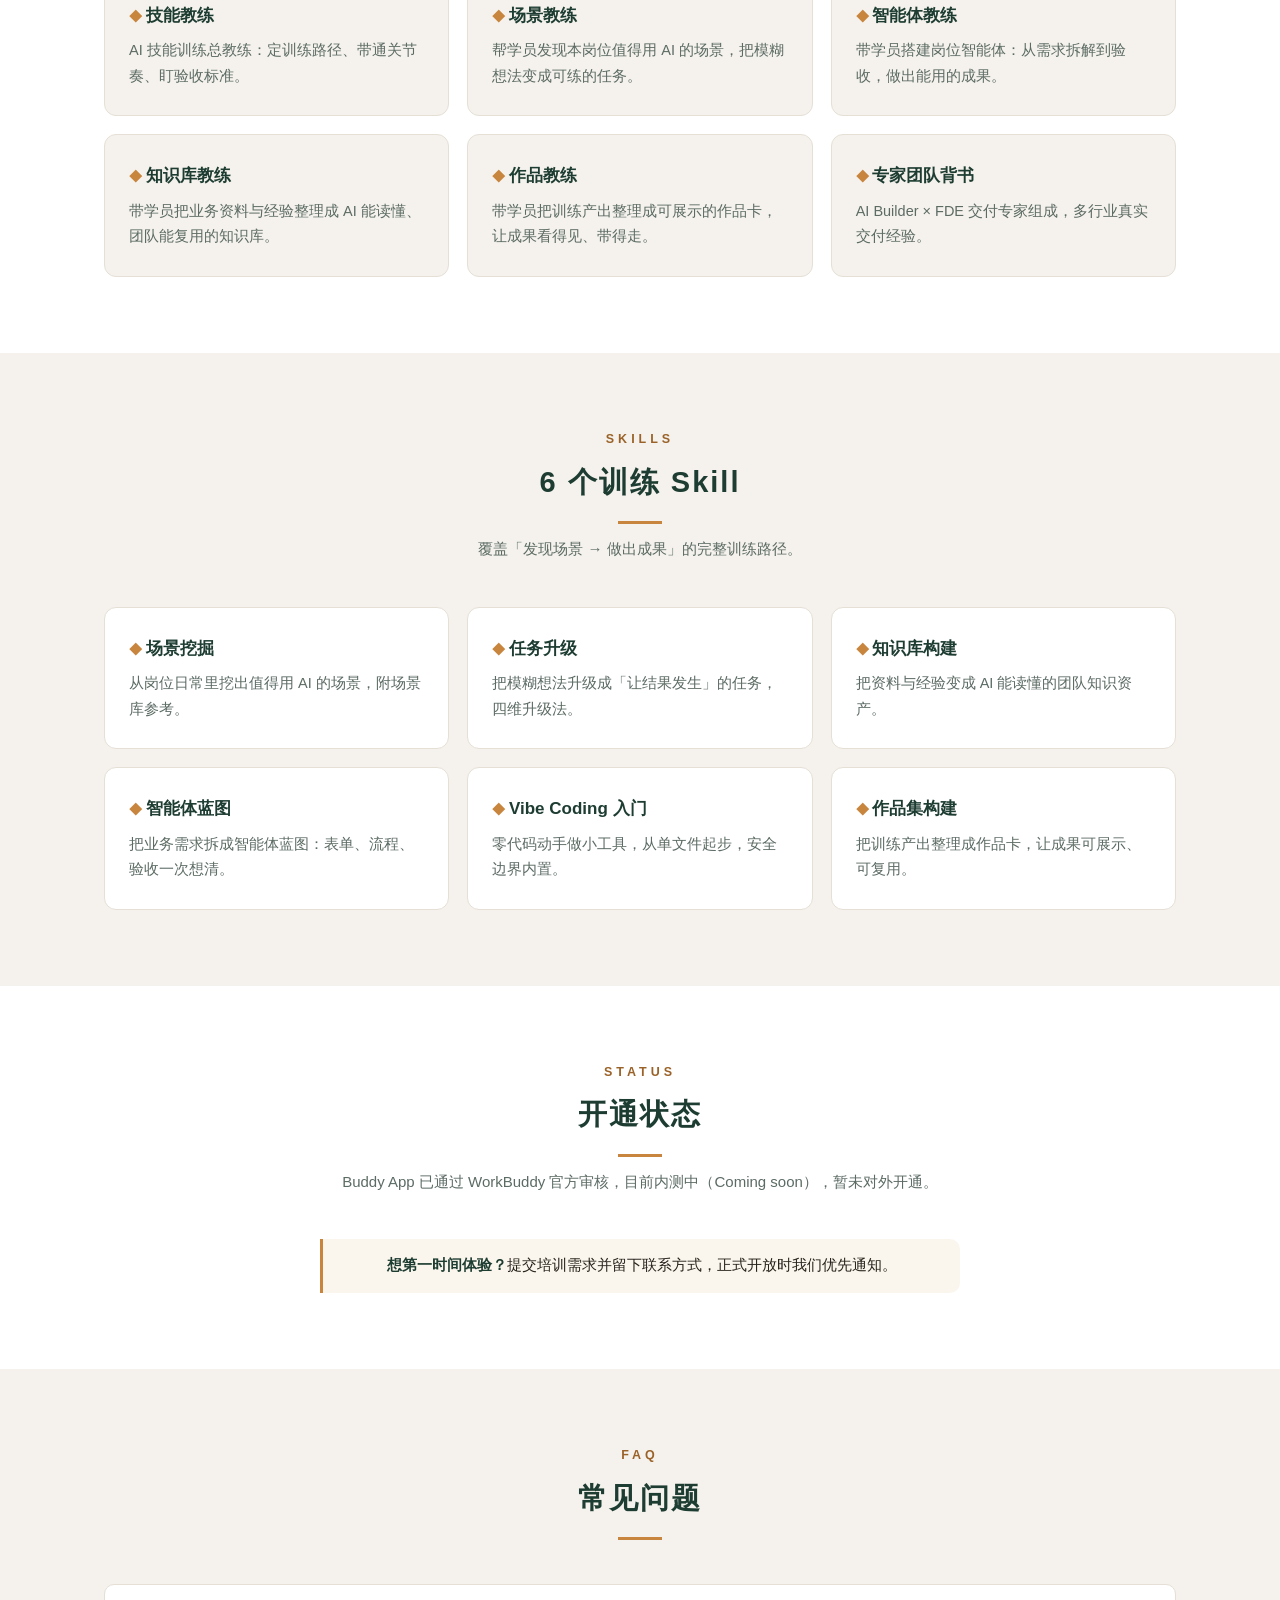
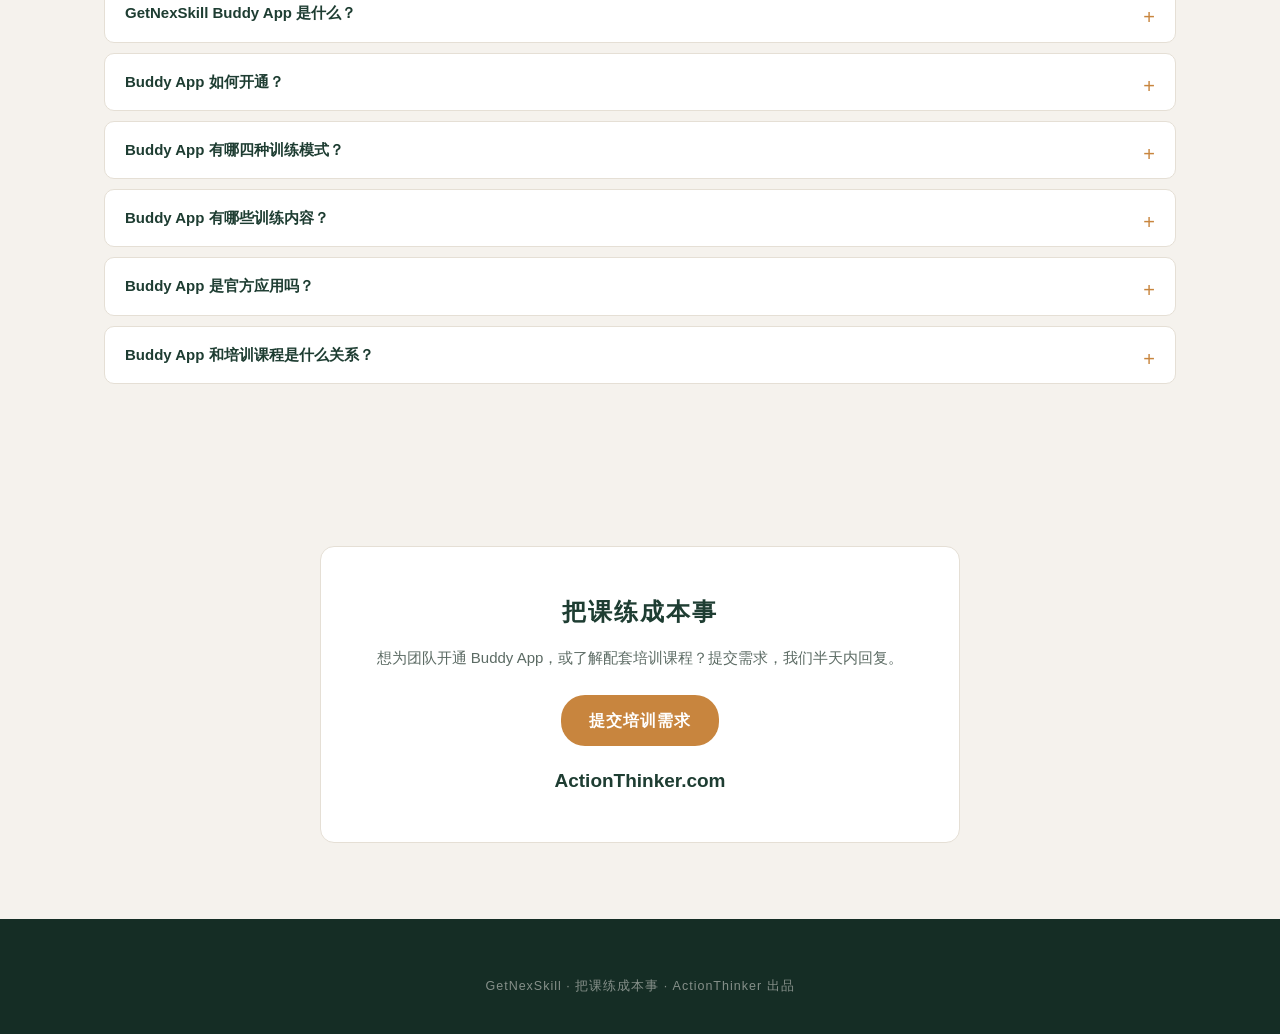
<file: app.html>
<!DOCTYPE html>
<html lang="zh-CN">
<head>
<meta charset="UTF-8">
<meta name="viewport" content="width=device-width, initial-scale=1">
<title>WorkBuddy Buddy App 技能训练应用：练手·通关·复训·案例场 | GetNexSkill</title>
<meta name="description" content="GetNexSkill Buddy App 是 WorkBuddy 平台上的 AI 技能训练应用（已通过官方审核，内测中）：练手、复训、通关、案例场四种模式，技能教练与 4 位专项教练陪练，6 个训练 Skill 覆盖场景挖掘到作品集构建。把培训现场变成练兵场。">
<meta name="robots" content="index, follow, noai, noimageai">
<link rel="canonical" href="https://getnexskill.com/app.html">
<link rel="stylesheet" href="styles.css">
<script type="application/ld+json">
{"@context":"https://schema.org","@graph":[
{"@type":"Organization","@id":"https://getnexskill.com/#org","name":"GetNexSkill","url":"https://getnexskill.com/"},
{"@type":"SoftwareApplication","@id":"https://getnexskill.com/app.html#app","name":"GetNexSkill Buddy App","alternateName":"GetNexSkill AI 技能训练应用","applicationCategory":"BusinessApplication","operatingSystem":"WorkBuddy 平台","provider":{"@id":"https://getnexskill.com/#org"},"description":"WorkBuddy 平台上的 AI 技能训练应用：练手、复训、通关、案例场四种模式；技能教练与场景、智能体、知识库、作品四位专项教练陪练；6 个训练 Skill。已通过 WorkBuddy 官方审核，目前内测中（Coming soon），暂未对外开通。"},
{"@type":"FAQPage","@id":"https://getnexskill.com/app.html#faq","mainEntity":[
{"@type":"Question","name":"GetNexSkill Buddy App 是什么？","acceptedAnswer":{"@type":"Answer","text":"WorkBuddy 平台上的 AI 技能训练应用：把培训现场变成练兵场，学员在应用里跟着任务卡练手、通关，课后复训也在应用里完成。"}},
{"@type":"Question","name":"Buddy App 如何开通？","acceptedAnswer":{"@type":"Answer","text":"目前内测中（Coming soon），暂未对外开通。提交培训需求并留下联系方式，正式开放时优先通知。"}},
{"@type":"Question","name":"Buddy App 有哪四种训练模式？","acceptedAnswer":{"@type":"Answer","text":"练手（跟着任务卡动手做）、通关（按验收标准过关）、复训（课后继续练）、案例场（真实案例进课堂）。"}},
{"@type":"Question","name":"Buddy App 有哪些训练内容？","acceptedAnswer":{"@type":"Answer","text":"6 个训练 Skill：场景挖掘、任务升级、知识库构建、智能体蓝图、Vibe Coding 入门、作品集构建，覆盖从发现场景到产出作品的完整训练路径。"}},
{"@type":"Question","name":"Buddy App 是官方应用吗？","acceptedAnswer":{"@type":"Answer","text":"Buddy App 由 GetNexSkill（ActionThinker 出品）出品并已通过 WorkBuddy 官方审核，是生态服务伙伴在 WorkBuddy 平台上发布的训练应用。"}},
{"@type":"Question","name":"Buddy App 和培训课程是什么关系？","acceptedAnswer":{"@type":"Answer","text":"配套关系：课堂上教练用应用带练，学员课后在应用里复训与通关，培训效果沉淀为可验收的任务与作品。"}}]},
{"@type":"Article","@id":"https://getnexskill.com/app.html#article","headline":"WorkBuddy Buddy App 技能训练应用：练手·通关·复训·案例场","author":{"@id":"https://getnexskill.com/#org"},"publisher":{"@id":"https://getnexskill.com/#org"},"datePublished":"2026-11-27","dateModified":"2026-11-27","inLanguage":"zh-CN"},
{"@type":"BreadcrumbList","@id":"https://getnexskill.com/app.html#breadcrumb","itemListElement":[{"@type":"ListItem","position":1,"name":"首页","item":"https://getnexskill.com/"},{"@type":"ListItem","position":2,"name":"Buddy 应用","item":"https://getnexskill.com/app.html"}]}
]}
</script>
</head>
<body>

<header>
  <div class="wrap bar">
    <a class="logo" href="/">GET<em>NEX</em>SKILL</a>
    <nav>
      <a href="/">首页</a>
      <a href="training.html">培训业务</a>
      <a href="app.html">Buddy 应用</a>
    </nav>
    <a class="cta" href="https://ccn55aj1tkxl.feishu.cn/share/base/shrcnWCeOrCm6tKA99r1WA0hCdc" target="_blank" rel="noopener" data-track="cta_header_form">获取课程方案</a>
  </div>
</header>

<section class="hero" style="padding:64px 0 56px">
  <h1 style="font-size:30px;letter-spacing:4px;margin:0 0 8px">GetNexSkill Buddy 应用</h1>
  <p class="sub">WorkBuddy 平台上的 AI 技能训练应用 · 把培训现场变成练兵场</p>
  <div class="trust" style="margin-top:24px">
    <span>已通过 WorkBuddy 官方审核</span>
    <span>内测中 · Coming soon</span>
    <span>配套精品课程</span>
  </div>
</section>

<section id="what" class="alt">
  <div class="wrap">
    <div class="sec-head">
      <div class="tag">WHAT</div>
      <h2>把培训现场变成练兵场</h2>
      <div class="rule"></div>
      <p>培训最大的问题不是「讲得不好」，而是「回去不用」。Buddy App 把课堂搬进 WorkBuddy 平台：任务卡、教练带练、通关评估、课后复训，全部在应用里完成——学员在课堂里练的，就是回到岗位继续用的。</p>
    </div>
  </div>
</section>

<section id="modes">
  <div class="wrap">
    <div class="sec-head">
      <div class="tag">MODES</div>
      <h2>四种训练模式</h2>
      <div class="rule"></div>
    </div>
    <div class="grid g2">
      <div class="mode">
        <div class="m">练手</div>
        <h3>跟着任务卡动手做</h3>
        <p>真实工作场景拆成任务卡，教练型提示词全程引导——说清处境、目标、步骤与边界，不代做、只带练。任务卡分三档难度，零基础也能起步。</p>
      </div>
      <div class="mode">
        <div class="m">通关</div>
        <h3>过关才算学会</h3>
        <p>每个任务有明确验收标准，做出成果才算过关，通关证据留档。练到哪一步、还差什么，进度看得见。</p>
      </div>
      <div class="mode">
        <div class="m">复训</div>
        <h3>课后继续练</h3>
        <p>课程结束不是终点。复训模式让学员在应用里继续练，教练远程跟进，陪学员度过「回到岗位头两周」的关键期。</p>
      </div>
      <div class="mode">
        <div class="m">案例场</div>
        <h3>真实案例进课堂</h3>
        <p>把行业真实案例搬进训练场：学员练的就是工作中会遇到的场景，产出直接能用于岗位的作品。</p>
      </div>
    </div>
  </div>
</section>

<section id="coaches" class="alt">
  <div class="wrap">
    <div class="sec-head">
      <div class="tag">COACHES</div>
      <h2>教练团</h2>
      <div class="rule"></div>
      <p>GetNexSkill 专家团队担任教练，不代做、只带练。</p>
    </div>
    <div class="grid g3">
      <div class="card"><h3>技能教练</h3><p>AI 技能训练总教练：定训练路径、带通关节奏、盯验收标准。</p></div>
      <div class="card"><h3>场景教练</h3><p>帮学员发现本岗位值得用 AI 的场景，把模糊想法变成可练的任务。</p></div>
      <div class="card"><h3>智能体教练</h3><p>带学员搭建岗位智能体：从需求拆解到验收，做出能用的成果。</p></div>
      <div class="card"><h3>知识库教练</h3><p>带学员把业务资料与经验整理成 AI 能读懂、团队能复用的知识库。</p></div>
      <div class="card"><h3>作品教练</h3><p>带学员把训练产出整理成可展示的作品卡，让成果看得见、带得走。</p></div>
      <div class="card"><h3>专家团队背书</h3><p>AI Builder × FDE 交付专家组成，多行业真实交付经验。</p></div>
    </div>
  </div>
</section>

<section id="skills">
  <div class="wrap">
    <div class="sec-head">
      <div class="tag">SKILLS</div>
      <h2>6 个训练 Skill</h2>
      <div class="rule"></div>
      <p>覆盖「发现场景 → 做出成果」的完整训练路径。</p>
    </div>
    <div class="grid g3">
      <div class="card"><h3>场景挖掘</h3><p>从岗位日常里挖出值得用 AI 的场景，附场景库参考。</p></div>
      <div class="card"><h3>任务升级</h3><p>把模糊想法升级成「让结果发生」的任务，四维升级法。</p></div>
      <div class="card"><h3>知识库构建</h3><p>把资料与经验变成 AI 能读懂的团队知识资产。</p></div>
      <div class="card"><h3>智能体蓝图</h3><p>把业务需求拆成智能体蓝图：表单、流程、验收一次想清。</p></div>
      <div class="card"><h3>Vibe Coding 入门</h3><p>零代码动手做小工具，从单文件起步，安全边界内置。</p></div>
      <div class="card"><h3>作品集构建</h3><p>把训练产出整理成作品卡，让成果可展示、可复用。</p></div>
    </div>
  </div>
</section>

<section id="onboard" class="alt">
  <div class="wrap">
    <div class="sec-head">
      <div class="tag">STATUS</div>
      <h2>开通状态</h2>
      <div class="rule"></div>
      <p>Buddy App 已通过 WorkBuddy 官方审核，目前内测中（Coming soon），暂未对外开通。</p>
    </div>
    <div class="note-box" style="max-width:640px;margin:0 auto;text-align:center"><b>想第一时间体验？</b>提交培训需求并留下联系方式，正式开放时我们优先通知。</div>
  </div>
</section>

<section id="faq">
  <div class="wrap">
    <div class="sec-head">
      <div class="tag">FAQ</div>
      <h2>常见问题</h2>
      <div class="rule"></div>
    </div>
    <details><summary>GetNexSkill Buddy App 是什么？</summary><p>WorkBuddy 平台上的 AI 技能训练应用：把培训现场变成练兵场，学员在应用里跟着任务卡练手、通关，课后复训也在应用里完成。</p></details>
    <details><summary>Buddy App 如何开通？</summary><p>目前内测中（Coming soon），暂未对外开通。提交培训需求并留下联系方式，正式开放时优先通知。</p></details>
    <details><summary>Buddy App 有哪四种训练模式？</summary><p>练手（跟着任务卡动手做）、通关（按验收标准过关）、复训（课后继续练）、案例场（真实案例进课堂）。</p></details>
    <details><summary>Buddy App 有哪些训练内容？</summary><p>6 个训练 Skill：场景挖掘、任务升级、知识库构建、智能体蓝图、Vibe Coding 入门、作品集构建，覆盖从发现场景到产出作品的完整训练路径。</p></details>
    <details><summary>Buddy App 是官方应用吗？</summary><p>Buddy App 由 GetNexSkill（ActionThinker 出品）出品并已通过 WorkBuddy 官方审核，是生态服务伙伴在 WorkBuddy 平台上发布的训练应用。</p></details>
    <details><summary>Buddy App 和培训课程是什么关系？</summary><p>配套关系：课堂上教练用应用带练，学员课后在应用里复训与通关，培训效果沉淀为可验收的任务与作品。</p></details>
  </div>
</section>

<section id="contact">
  <div class="wrap">
    <div class="contact-box">
      <h2>把课练成本事</h2>
      <p>想为团队开通 Buddy App，或了解配套培训课程？提交需求，我们半天内回复。</p>
      <a class="btn p" href="https://ccn55aj1tkxl.feishu.cn/share/base/shrcnWCeOrCm6tKA99r1WA0hCdc" target="_blank" rel="noopener" data-track="cta_contact_form">提交培训需求</a>
      <div class="mail">ActionThinker.com</div>
    </div>
  </div>
</section>

<footer>
  <div class="wrap">
    <div class="meta">
      GetNexSkill · 把课练成本事 · ActionThinker 出品
    </div>
  </div>
</footer>

<script src="track.js" defer></script>
</body>
</html>
</file>
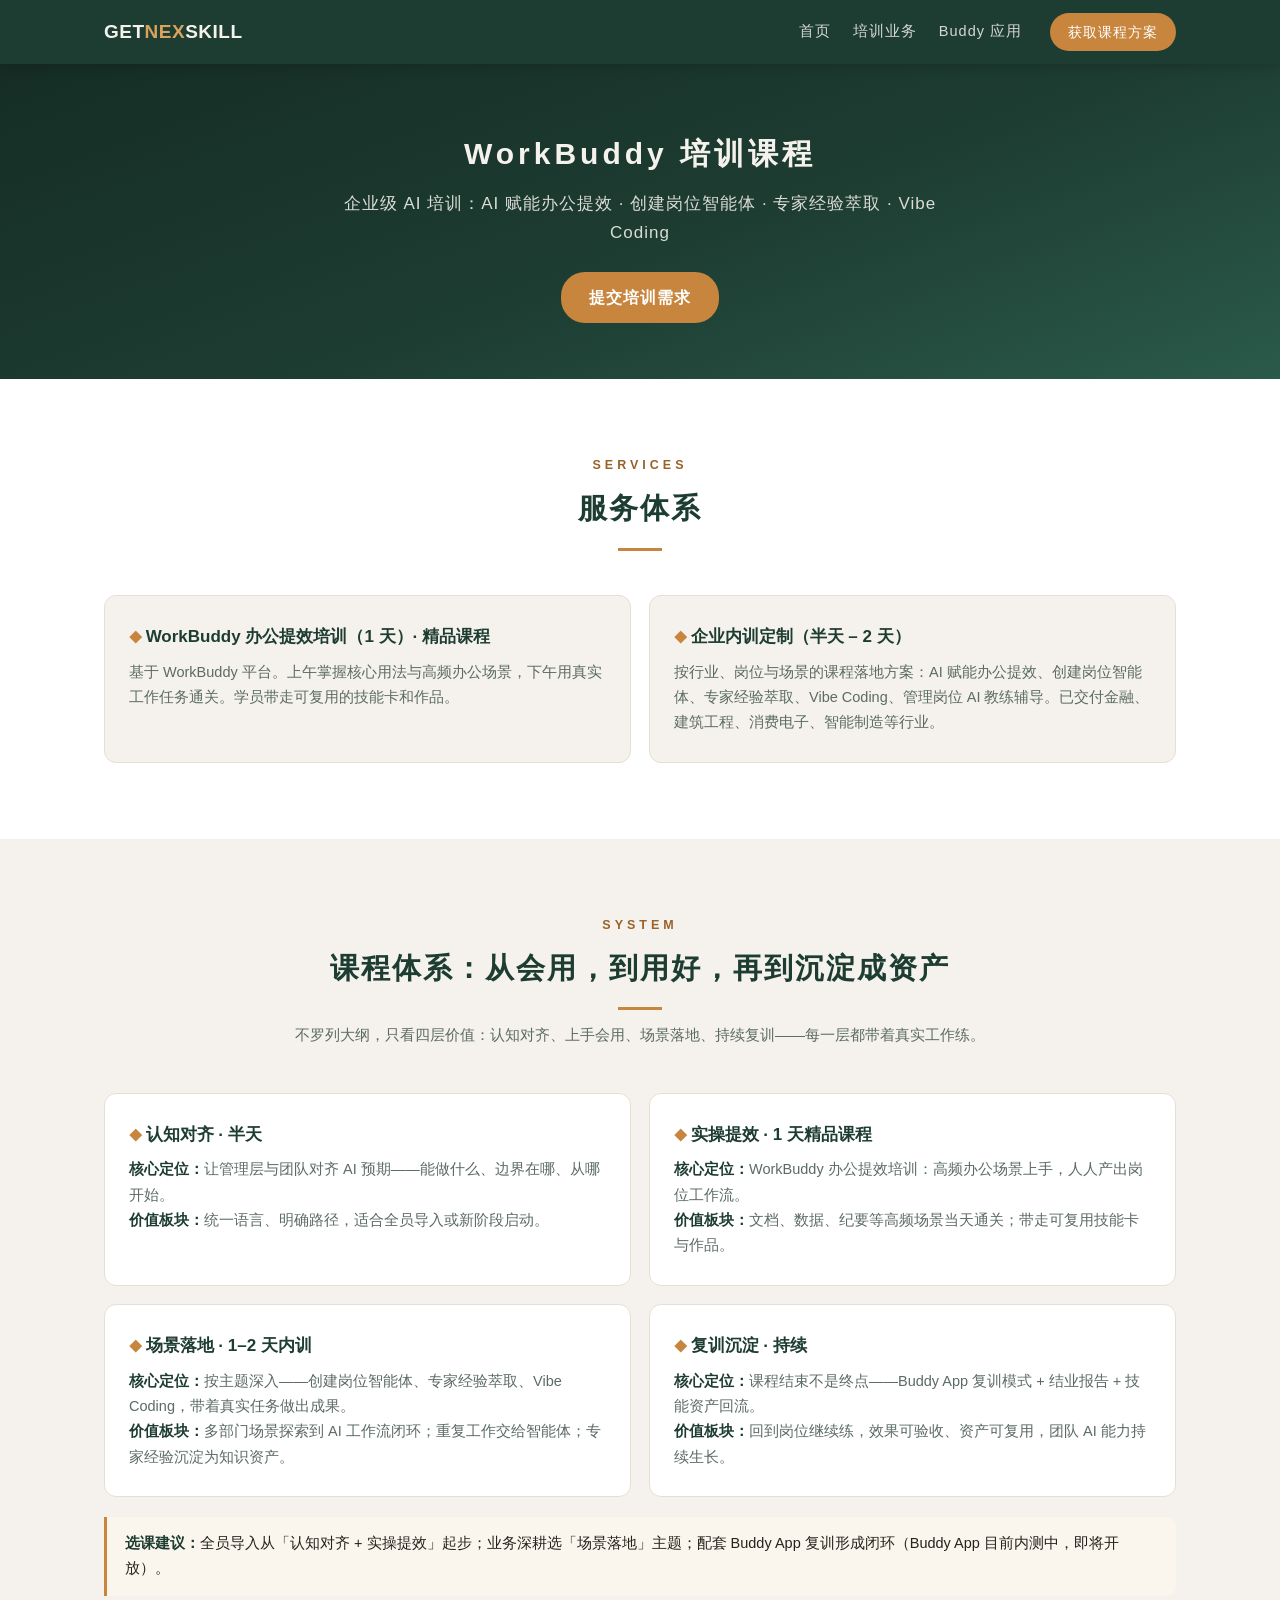
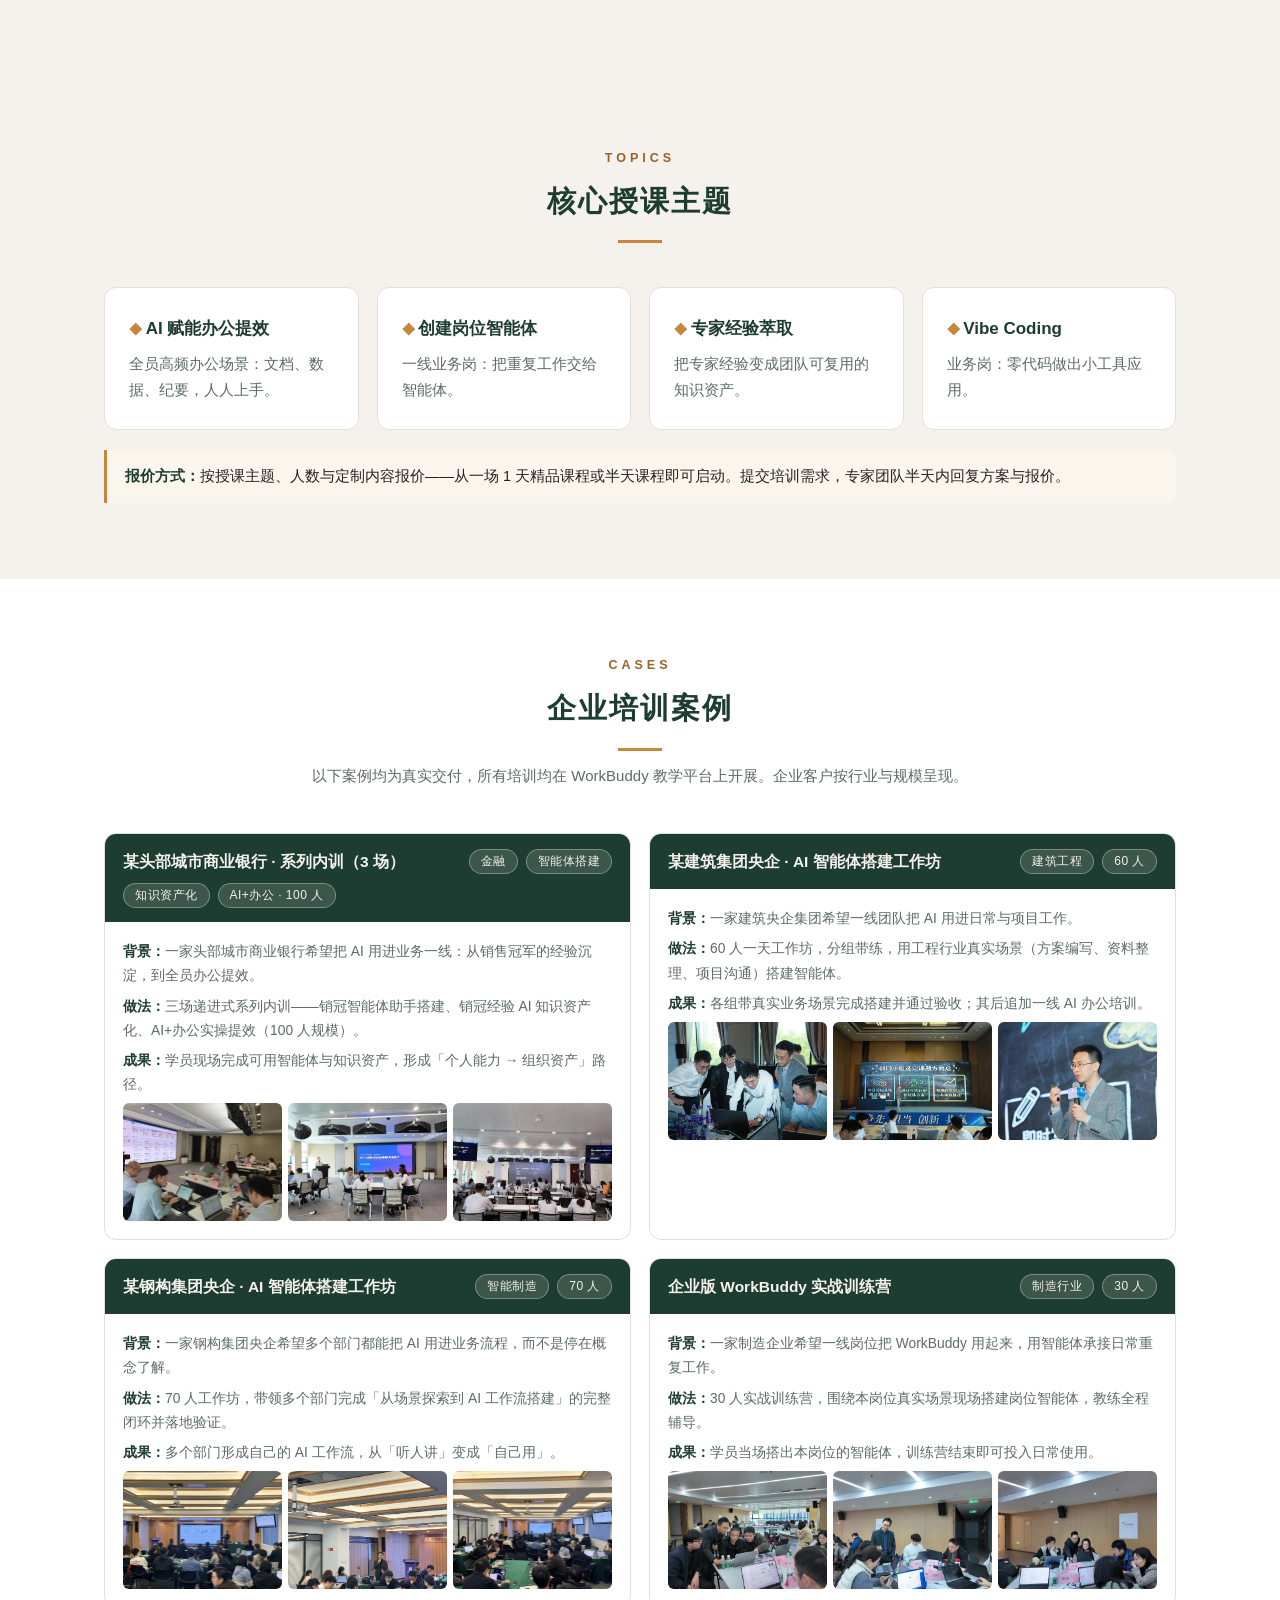
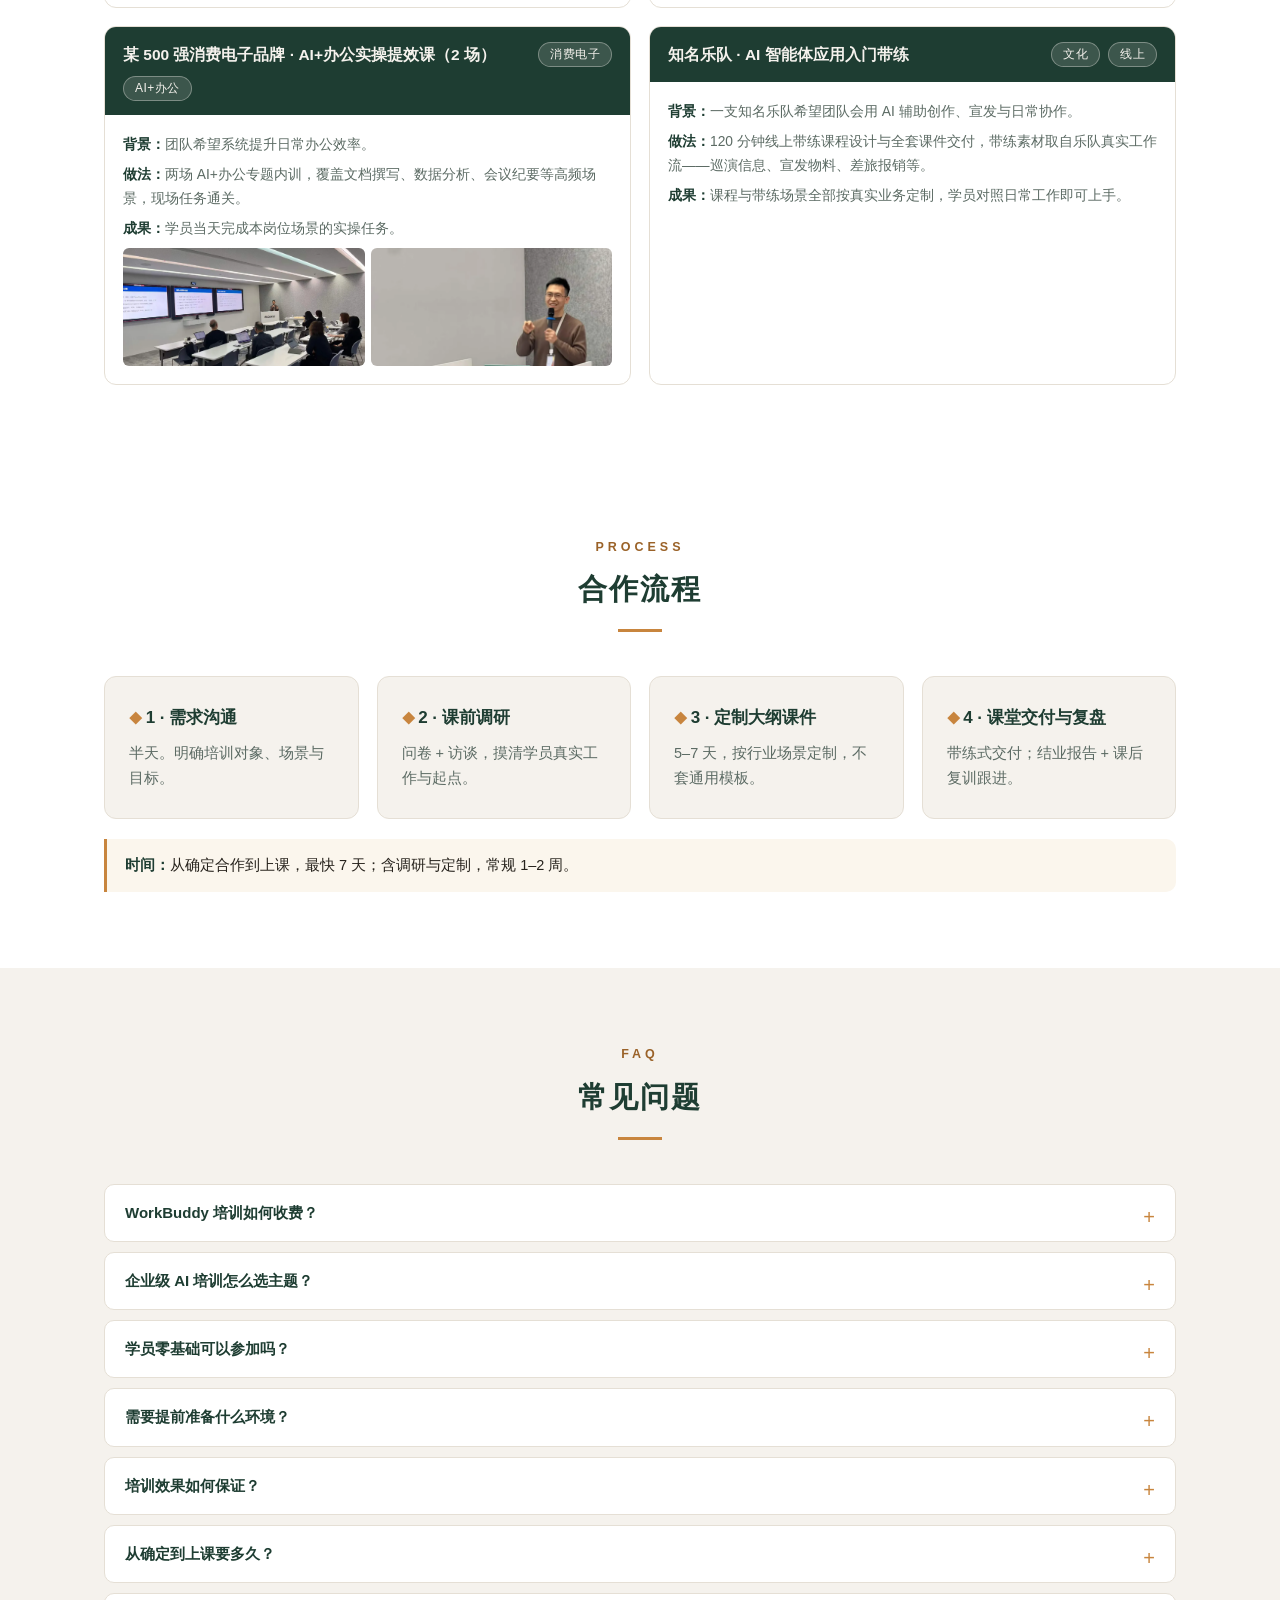
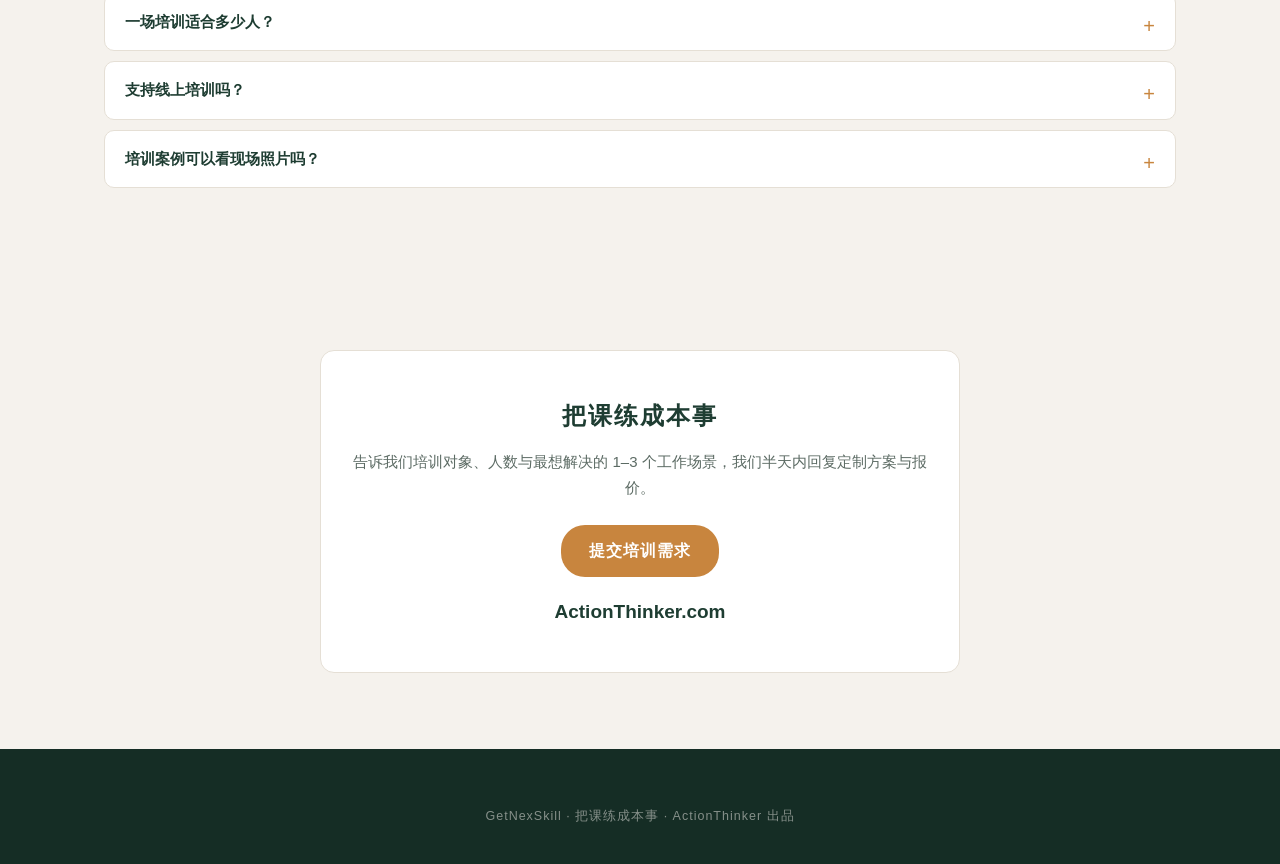
<file: training.html>
<!DOCTYPE html>
<html lang="zh-CN">
<head>
<meta charset="UTF-8">
<meta name="viewport" content="width=device-width, initial-scale=1">
<title>WorkBuddy 培训课程：企业级 AI 办公提效与岗位智能体培训 | GetNexSkill</title>
<meta name="description" content="GetNexSkill 培训业务页：WorkBuddy 办公提效培训（1 天）精品课程与企业内训定制——AI 赋能办公提效、创建岗位智能体、专家经验萃取、Vibe Coding 等主题，按需求与人数定制报价；企业案例真实交付、培训在 WorkBuddy 平台开展。">
<meta name="robots" content="index, follow, noai, noimageai">
<link rel="canonical" href="https://getnexskill.com/training.html">
<link rel="stylesheet" href="styles.css">
<script type="application/ld+json">
{"@context":"https://schema.org","@graph":[
{"@type":"Organization","@id":"https://getnexskill.com/#org","name":"GetNexSkill","url":"https://getnexskill.com/"},
{"@type":"Service","@id":"https://getnexskill.com/training.html#service","name":"WorkBuddy 培训课程","serviceType":"企业级 AI 培训","provider":{"@id":"https://getnexskill.com/#org"},"areaServed":"CN","description":"AI 赋能办公提效、创建岗位智能体、专家经验萃取、Vibe Coding 等主题培训；WorkBuddy 办公提效培训（1 天）精品课程；企业内训定制。"},
{"@type":"FAQPage","@id":"https://getnexskill.com/training.html#faq","mainEntity":[
{"@type":"Question","name":"WorkBuddy 培训如何收费？","acceptedAnswer":{"@type":"Answer","text":"按授课主题、人数与定制内容报价：从一场 1 天精品课程或半天课程即可启动。提交培训需求后由专家团队提供方案与报价。"}},
{"@type":"Question","name":"企业级 AI 培训怎么选主题？","acceptedAnswer":{"@type":"Answer","text":"按岗位与场景选：全员办公提效选「AI 赋能办公提效」；一线业务岗选「创建岗位智能体」；资深专家多的团队选「专家经验萃取」；技术/产品岗选「Vibe Coding」。可提交需求由专家团队给出建议。"}},
{"@type":"Question","name":"从确定到上课要多久？","acceptedAnswer":{"@type":"Answer","text":"最快 7 天；含课前调研与定制，常规 1–2 周。"}},
{"@type":"Question","name":"培训效果如何保证？","acceptedAnswer":{"@type":"Answer","text":"学员带真实工作进课堂、任务卡验收过关、结业报告呈现成果、课后复训跟进。"}},
{"@type":"Question","name":"学员零基础可以参加吗？","acceptedAnswer":{"@type":"Answer","text":"可以。课程按岗位场景设计、任务卡分档难度，零基础学员当天即可完成第一个可用成果。"}},
{"@type":"Question","name":"需要提前准备什么环境？","acceptedAnswer":{"@type":"Answer","text":"培训在 WorkBuddy 平台进行，课前协助开通训练账号并发送准备清单，学员 10 分钟即可完成。"}},
{"@type":"Question","name":"一场培训适合多少人？","acceptedAnswer":{"@type":"Answer","text":"带练式课程建议 20–60 人；已交付过 100 人、500 人以上规模的大型场次。"}},
{"@type":"Question","name":"支持线上培训吗？","acceptedAnswer":{"@type":"Answer","text":"支持，线上带练课程已有真实交付案例。"}},
{"@type":"Question","name":"培训案例可以看现场照片吗？","acceptedAnswer":{"@type":"Answer","text":"可以，本页案例合集附培训现场照片；部分场次附客户官方公众号报道链接可溯源。"}}]},
{"@type":"Article","@id":"https://getnexskill.com/training.html#article","headline":"WorkBuddy 培训课程：企业级 AI 办公提效与岗位智能体培训","author":{"@id":"https://getnexskill.com/#org"},"publisher":{"@id":"https://getnexskill.com/#org"},"datePublished":"2026-11-27","dateModified":"2026-11-27","inLanguage":"zh-CN"},
{"@type":"BreadcrumbList","@id":"https://getnexskill.com/training.html#breadcrumb","itemListElement":[{"@type":"ListItem","position":1,"name":"首页","item":"https://getnexskill.com/"},{"@type":"ListItem","position":2,"name":"培训业务","item":"https://getnexskill.com/training.html"}]}
]}
</script>
</head>
<body>

<header>
  <div class="wrap bar">
    <a class="logo" href="/">GET<em>NEX</em>SKILL</a>
    <nav>
      <a href="/">首页</a>
      <a href="training.html">培训业务</a>
      <a href="app.html">Buddy 应用</a>
    </nav>
    <a class="cta" href="https://ccn55aj1tkxl.feishu.cn/share/base/shrcnWCeOrCm6tKA99r1WA0hCdc" target="_blank" rel="noopener" data-track="cta_header_form">获取课程方案</a>
  </div>
</header>

<section class="hero" style="padding:64px 0 56px">
  <h1 style="font-size:30px;letter-spacing:4px;margin:0 0 8px">WorkBuddy 培训课程</h1>
  <p class="sub">企业级 AI 培训：AI 赋能办公提效 · 创建岗位智能体 · 专家经验萃取 · Vibe Coding</p>
  <div class="btns" style="margin-top:24px">
    <a class="btn p" href="https://ccn55aj1tkxl.feishu.cn/share/base/shrcnWCeOrCm6tKA99r1WA0hCdc" target="_blank" rel="noopener" data-track="cta_hero_form">提交培训需求</a>
  </div>
</section>

<section id="services" class="alt">
  <div class="wrap">
    <div class="sec-head">
      <div class="tag">SERVICES</div>
      <h2>服务体系</h2>
      <div class="rule"></div>
    </div>
    <div class="grid g2">
      <div class="card">
        <h3>WorkBuddy 办公提效培训（1 天）· 精品课程</h3>
        <p>基于 WorkBuddy 平台。上午掌握核心用法与高频办公场景，下午用真实工作任务通关。学员带走可复用的技能卡和作品。</p>
      </div>
      <div class="card">
        <h3>企业内训定制（半天 – 2 天）</h3>
        <p>按行业、岗位与场景的课程落地方案：AI 赋能办公提效、创建岗位智能体、专家经验萃取、Vibe Coding、管理岗位 AI 教练辅导。已交付金融、建筑工程、消费电子、智能制造等行业。</p>
      </div>
    </div>
  </div>
</section>

<section id="system">
  <div class="wrap">
    <div class="sec-head">
      <div class="tag">SYSTEM</div>
      <h2>课程体系：从会用，到用好，再到沉淀成资产</h2>
      <div class="rule"></div>
      <p>不罗列大纲，只看四层价值：认知对齐、上手会用、场景落地、持续复训——每一层都带着真实工作练。</p>
    </div>
    <div class="grid g2">
      <div class="card">
        <h3>认知对齐 · 半天</h3>
        <p><b>核心定位：</b>让管理层与团队对齐 AI 预期——能做什么、边界在哪、从哪开始。</p>
        <p><b>价值板块：</b>统一语言、明确路径，适合全员导入或新阶段启动。</p>
      </div>
      <div class="card">
        <h3>实操提效 · 1 天精品课程</h3>
        <p><b>核心定位：</b>WorkBuddy 办公提效培训：高频办公场景上手，人人产出岗位工作流。</p>
        <p><b>价值板块：</b>文档、数据、纪要等高频场景当天通关；带走可复用技能卡与作品。</p>
      </div>
      <div class="card">
        <h3>场景落地 · 1–2 天内训</h3>
        <p><b>核心定位：</b>按主题深入——创建岗位智能体、专家经验萃取、Vibe Coding，带着真实任务做出成果。</p>
        <p><b>价值板块：</b>多部门场景探索到 AI 工作流闭环；重复工作交给智能体；专家经验沉淀为知识资产。</p>
      </div>
      <div class="card">
        <h3>复训沉淀 · 持续</h3>
        <p><b>核心定位：</b>课程结束不是终点——Buddy App 复训模式 + 结业报告 + 技能资产回流。</p>
        <p><b>价值板块：</b>回到岗位继续练，效果可验收、资产可复用，团队 AI 能力持续生长。</p>
      </div>
    </div>
    <div class="note-box"><b>选课建议：</b>全员导入从「认知对齐 + 实操提效」起步；业务深耕选「场景落地」主题；配套 Buddy App 复训形成闭环（Buddy App 目前内测中，即将开放）。</div>
  </div>
</section>

<section id="topics">
  <div class="wrap">
    <div class="sec-head">
      <div class="tag">TOPICS</div>
      <h2>核心授课主题</h2>
      <div class="rule"></div>
    </div>
    <div class="grid g4">
      <div class="card"><h3>AI 赋能办公提效</h3><p>全员高频办公场景：文档、数据、纪要，人人上手。</p></div>
      <div class="card"><h3>创建岗位智能体</h3><p>一线业务岗：把重复工作交给智能体。</p></div>
      <div class="card"><h3>专家经验萃取</h3><p>把专家经验变成团队可复用的知识资产。</p></div>
      <div class="card"><h3>Vibe Coding</h3><p>业务岗：零代码做出小工具应用。</p></div>
    </div>
    <div class="note-box"><b>报价方式：</b>按授课主题、人数与定制内容报价——从一场 1 天精品课程或半天课程即可启动。提交培训需求，专家团队半天内回复方案与报价。</div>
  </div>
</section>

<section id="cases" class="alt">
  <div class="wrap">
    <div class="sec-head">
      <div class="tag">CASES</div>
      <h2>企业培训案例</h2>
      <div class="rule"></div>
      <p>以下案例均为真实交付，所有培训均在 WorkBuddy 教学平台上开展。企业客户按行业与规模呈现。</p>
    </div>
    <div class="grid g2">
      <div class="case">
        <div class="head"><span class="t">某头部城市商业银行 · 系列内训（3 场）</span><span class="chip">金融</span><span class="chip">智能体搭建</span><span class="chip">知识资产化</span><span class="chip">AI+办公 · 100 人</span></div>
        <div class="body">
          <p><b>背景：</b>一家头部城市商业银行希望把 AI 用进业务一线：从销售冠军的经验沉淀，到全员办公提效。</p>
          <p><b>做法：</b>三场递进式系列内训——销冠智能体助手搭建、销冠经验 AI 知识资产化、AI+办公实操提效（100 人规模）。</p>
          <p><b>成果：</b>学员现场完成可用智能体与知识资产，形成「个人能力 → 组织资产」路径。</p>
          <div class="photos">
            <img src="assets/training/2026-09-ent-finance-agent/web/photo-01.webp" alt="销冠智能体搭建现场" loading="lazy">
            <img src="assets/training/2026-08-ent-finance-expert/web/photo-01.webp" alt="经验知识资产化现场" loading="lazy">
            <img src="assets/training/2026-05-ent-finance-office/web/photo-01.webp" alt="AI+办公培训现场" loading="lazy">
          </div>
        </div>
      </div>
      <div class="case">
        <div class="head"><span class="t">某建筑集团央企 · AI 智能体搭建工作坊</span><span class="chip">建筑工程</span><span class="chip">60 人</span></div>
        <div class="body">
          <p><b>背景：</b>一家建筑央企集团希望一线团队把 AI 用进日常与项目工作。</p>
          <p><b>做法：</b>60 人一天工作坊，分组带练，用工程行业真实场景（方案编写、资料整理、项目沟通）搭建智能体。</p>
          <p><b>成果：</b>各组带真实业务场景完成搭建并通过验收；其后追加一线 AI 办公培训。</p>
          <div class="photos">
            <img src="assets/training/2026-05-ent-construction/web/photo-01.webp" alt="工作坊现场" loading="lazy">
            <img src="assets/training/2026-05-ent-construction/web/photo-02.webp" alt="工作坊现场" loading="lazy">
            <img src="assets/training/2026-05-ent-construction/web/photo-03.webp" alt="工作坊现场" loading="lazy">
          </div>
        </div>
      </div>
      <div class="case">
        <div class="head"><span class="t">某钢构集团央企 · AI 智能体搭建工作坊</span><span class="chip">智能制造</span><span class="chip">70 人</span></div>
        <div class="body">
          <p><b>背景：</b>一家钢构集团央企希望多个部门都能把 AI 用进业务流程，而不是停在概念了解。</p>
          <p><b>做法：</b>70 人工作坊，带领多个部门完成「从场景探索到 AI 工作流搭建」的完整闭环并落地验证。</p>
          <p><b>成果：</b>多个部门形成自己的 AI 工作流，从「听人讲」变成「自己用」。</p>
          <div class="photos">
            <img src="assets/training/2026-11-ent-zhinengzhizao/web/photo-01.webp" alt="工作坊全景" loading="lazy">
            <img src="assets/training/2026-11-ent-zhinengzhizao/web/photo-04.webp" alt="场景探索与搭建现场" loading="lazy">
            <img src="assets/training/2026-11-ent-zhinengzhizao/web/photo-02.webp" alt="工作坊现场" loading="lazy">
          </div>
        </div>
      </div>
      <div class="case">
        <div class="head"><span class="t">企业版 WorkBuddy 实战训练营</span><span class="chip">制造行业</span><span class="chip">30 人</span></div>
        <div class="body">
          <p><b>背景：</b>一家制造企业希望一线岗位把 WorkBuddy 用起来，用智能体承接日常重复工作。</p>
          <p><b>做法：</b>30 人实战训练营，围绕本岗位真实场景现场搭建岗位智能体，教练全程辅导。</p>
          <p><b>成果：</b>学员当场搭出本岗位的智能体，训练营结束即可投入日常使用。</p>
          <div class="photos">
            <img src="assets/training/2026-05-ent-zhizaohangye/web/photo-01.webp" alt="实战训练营现场" loading="lazy">
            <img src="assets/training/2026-05-ent-zhizaohangye/web/photo-02.webp" alt="现场辅导" loading="lazy">
            <img src="assets/training/2026-05-ent-zhizaohangye/web/photo-03.webp" alt="训练营现场" loading="lazy">
          </div>
        </div>
      </div>
      <div class="case">
        <div class="head"><span class="t">某 500 强消费电子品牌 · AI+办公实操提效课（2 场）</span><span class="chip">消费电子</span><span class="chip">AI+办公</span></div>
        <div class="body">
          <p><b>背景：</b>团队希望系统提升日常办公效率。</p>
          <p><b>做法：</b>两场 AI+办公专题内训，覆盖文档撰写、数据分析、会议纪要等高频场景，现场任务通关。</p>
          <p><b>成果：</b>学员当天完成本岗位场景的实操任务。</p>
          <div class="photos">
            <img src="assets/training/2026-01-ent-consumer-electronics/web/photo-01.webp" alt="AI+办公培训现场" loading="lazy">
            <img src="assets/training/2026-01-ent-consumer-electronics/web/photo-02.webp" alt="AI+办公培训现场" loading="lazy">
          </div>
        </div>
      </div>
      <div class="case">
        <div class="head"><span class="t">知名乐队 · AI 智能体应用入门带练</span><span class="chip">文化</span><span class="chip">线上</span></div>
        <div class="body">
          <p><b>背景：</b>一支知名乐队希望团队会用 AI 辅助创作、宣发与日常协作。</p>
          <p><b>做法：</b>120 分钟线上带练课程设计与全套课件交付，带练素材取自乐队真实工作流——巡演信息、宣发物料、差旅报销等。</p>
          <p><b>成果：</b>课程与带练场景全部按真实业务定制，学员对照日常工作即可上手。</p>
        </div>
      </div>
    </div>
  </div>
</section>

<section id="process" class="alt">
  <div class="wrap">
    <div class="sec-head">
      <div class="tag">PROCESS</div>
      <h2>合作流程</h2>
      <div class="rule"></div>
    </div>
    <div class="grid g4">
      <div class="card"><h3>1 · 需求沟通</h3><p>半天。明确培训对象、场景与目标。</p></div>
      <div class="card"><h3>2 · 课前调研</h3><p>问卷 + 访谈，摸清学员真实工作与起点。</p></div>
      <div class="card"><h3>3 · 定制大纲课件</h3><p>5–7 天，按行业场景定制，不套通用模板。</p></div>
      <div class="card"><h3>4 · 课堂交付与复盘</h3><p>带练式交付；结业报告 + 课后复训跟进。</p></div>
    </div>
    <div class="note-box"><b>时间：</b>从确定合作到上课，最快 7 天；含调研与定制，常规 1–2 周。</div>
  </div>
</section>

<section id="faq">
  <div class="wrap">
    <div class="sec-head">
      <div class="tag">FAQ</div>
      <h2>常见问题</h2>
      <div class="rule"></div>
    </div>
    <details><summary>WorkBuddy 培训如何收费？</summary><p>按授课主题、人数与定制内容报价：从一场 1 天精品课程或半天课程即可启动。提交培训需求，专家团队半天内回复方案与报价。</p></details>
    <details><summary>企业级 AI 培训怎么选主题？</summary><p>按岗位与场景选：全员办公提效选「AI 赋能办公提效」；一线业务岗选「创建岗位智能体」；资深专家多的团队选「专家经验萃取」；技术/产品岗选「Vibe Coding」。拿不准的，提交需求由专家团队给出建议。</p></details>
    <details><summary>学员零基础可以参加吗？</summary><p>可以。课程按岗位场景设计、任务卡分档难度，零基础学员当天即可完成第一个可用成果。</p></details>
    <details><summary>需要提前准备什么环境？</summary><p>培训在 WorkBuddy 平台进行，课前我们协助开通训练账号并发送准备清单，学员 10 分钟即可完成。</p></details>
    <details><summary>培训效果如何保证？</summary><p>学员带真实工作进课堂、任务卡验收过关、结业报告呈现成果，课后复训跟进，回到岗位继续用。</p></details>
    <details><summary>从确定到上课要多久？</summary><p>最快 7 天；含课前调研与定制，常规 1–2 周。</p></details>
    <details><summary>一场培训适合多少人？</summary><p>带练式课程建议 20–60 人；已交付过 100 人、500 人以上规模的大型场次。</p></details>
    <details><summary>支持线上培训吗？</summary><p>支持。线上带练课程已有真实交付案例（见案例合集 · 文化行业）。</p></details>
    <details><summary>培训案例可以看现场照片吗？</summary><p>可以，本页企业案例附培训现场照片；部分场次附客户官方公众号报道链接可溯源。</p></details>
  </div>
</section>

<section id="contact">
  <div class="wrap">
    <div class="contact-box">
      <h2>把课练成本事</h2>
      <p>告诉我们培训对象、人数与最想解决的 1–3 个工作场景，我们半天内回复定制方案与报价。</p>
      <a class="btn p" href="https://ccn55aj1tkxl.feishu.cn/share/base/shrcnWCeOrCm6tKA99r1WA0hCdc" target="_blank" rel="noopener" data-track="cta_contact_form">提交培训需求</a>
      <div class="mail">ActionThinker.com</div>
    </div>
  </div>
</section>

<footer>
  <div class="wrap">
    <div class="meta">
      GetNexSkill · 把课练成本事 · ActionThinker 出品
    </div>
  </div>
</footer>

<script src="track.js" defer></script>
</body>
</html>
</file>
<file: styles.css>
/* GetNexSkill 营销站 · 共享样式 · VIS v3.0.1（深茶绿 #1E3D32 + 铜金 #C8853E + 暖白 #F5F2ED） */
:root{
  --tea:#1E3D32; --tea-dark:#152D25; --tea-mid:#2A5A4A;
  --copper:#C8853E; --copper-dark:#9A6228; --copper-light:#D9A35E; --copper-pale:#FBF6ED;
  --warm:#F5F2ED; --paper:#FFFFFF; --ink:#26221C; --muted:#5C6B64; --line:#E5DFD5;
  --font:"Inter","PingFang SC","Hiragino Sans GB","Microsoft YaHei","Segoe UI",sans-serif;
}
*{box-sizing:border-box;margin:0;padding:0}
html{scroll-behavior:smooth;-webkit-text-size-adjust:100%}
body{font-family:var(--font);color:var(--ink);background:var(--warm);line-height:1.75;font-size:16px}
a{color:var(--copper-dark);text-decoration:none}
img{max-width:100%;display:block}
.wrap{max-width:1120px;margin:0 auto;padding:0 24px}

/* header */
header{background:var(--tea);color:var(--warm);position:sticky;top:0;z-index:50;box-shadow:0 2px 12px rgba(0,0,0,.18)}
header .bar{display:flex;align-items:center;gap:28px;height:64px}
header .logo{font-weight:800;font-size:19px;letter-spacing:.5px;color:var(--warm)}
header .logo em{font-style:normal;color:var(--copper-light)}
header nav{display:flex;gap:22px;margin-left:auto}
header nav a{color:rgba(245,242,237,.85);font-size:14.5px;letter-spacing:1px}
header nav a:hover{color:var(--copper-light)}
header .cta{background:var(--copper);color:#fff;border-radius:20px;padding:7px 18px;font-size:14px;letter-spacing:1px;white-space:nowrap}
header .cta:hover{background:var(--copper-light)}

/* hero */
.hero{background:linear-gradient(160deg,var(--tea-dark) 0%,var(--tea) 55%,var(--tea-mid) 100%);color:var(--warm);padding:96px 0 88px;text-align:center}
.hero .wm{width:min(420px,80%);margin:0 auto}
.hero h1{font-size:40px;letter-spacing:10px;margin:26px 0 10px;font-weight:800}
.hero h1 b{color:var(--copper)}
.hero .sub{font-size:17px;color:rgba(245,242,237,.88);letter-spacing:1px;max-width:640px;margin:0 auto}
.hero .btns{margin-top:34px;display:flex;gap:16px;justify-content:center;flex-wrap:wrap}
.btn{display:inline-block;border-radius:24px;padding:12px 28px;font-size:15.5px;letter-spacing:1px;font-weight:600}
.btn.p{background:var(--copper);color:#fff}
.btn.p:hover{background:var(--copper-light)}
.btn.g{background:rgba(245,242,237,.12);border:1px solid rgba(245,242,237,.4);color:var(--warm)}
.btn.g:hover{background:rgba(245,242,237,.22)}
.hero .trust{margin-top:38px;display:flex;gap:14px;justify-content:center;flex-wrap:wrap}
.hero .trust span{font-size:13px;color:rgba(245,242,237,.75);border:1px solid rgba(245,242,237,.3);border-radius:16px;padding:4px 14px;letter-spacing:1px}

/* sections */
section{padding:76px 0}
section.alt{background:var(--paper)}
.sec-head{text-align:center;margin-bottom:44px}
.sec-head .tag{font-size:12.5px;letter-spacing:4px;color:var(--copper-dark);font-weight:700}
.sec-head h2{font-size:29px;color:var(--tea);letter-spacing:2px;margin-top:6px;font-weight:800}
.sec-head .rule{width:44px;height:3px;background:var(--copper);margin:14px auto 0}
.sec-head p{color:var(--muted);margin-top:12px;font-size:15px}

/* cards */
.grid{display:grid;gap:18px}
.g2{grid-template-columns:repeat(2,1fr)}
.g3{grid-template-columns:repeat(3,1fr)}
.g4{grid-template-columns:repeat(4,1fr)}
.card{background:var(--paper);border:1px solid var(--line);border-radius:12px;padding:26px 24px}
.card h3{font-size:17px;color:var(--tea);margin-bottom:8px}
.card h3::before{content:"◆ ";color:var(--copper);font-size:13px}
.card p{color:var(--muted);font-size:14.5px}
.card p b{color:var(--tea)}
section.alt .card{background:var(--warm)}

/* price */
.price{text-align:center;padding:28px 16px}
.price .lbl{font-size:15px;color:var(--muted);min-height:46px;line-height:1.6}
.price .num{font-size:26px;font-weight:800;color:var(--tea);margin:10px 0 4px}
.price .unit{font-size:13px;color:var(--copper-dark);letter-spacing:1px}
.note-box{border-left:3px solid var(--copper);background:var(--copper-pale);border-radius:0 10px 10px 0;padding:14px 18px;margin-top:20px;font-size:14.5px}
.note-box b{color:var(--tea)}

/* cases */
.case{background:var(--paper);border:1px solid var(--line);border-radius:12px;overflow:hidden;display:flex;flex-direction:column}
.case .head{background:var(--tea);color:var(--warm);padding:14px 18px;display:flex;flex-wrap:wrap;align-items:center;gap:8px}
.case .head .t{font-weight:700;font-size:15.5px;margin-right:auto}
.chip{background:rgba(245,242,237,.14);border:1px solid rgba(245,242,237,.35);color:var(--warm);border-radius:14px;padding:1px 11px;font-size:12px;letter-spacing:.5px}
.case .body{padding:18px;flex:1}
.case .body p{font-size:13.8px;color:var(--muted);margin-bottom:6px}
.case .body p b{color:var(--tea)}
.case .photos{display:flex;gap:6px}
.case .photos img{flex:1;width:0;height:118px;object-fit:cover;border-radius:6px}

/* 政务弱化行 */
.govline{font-size:13.5px;color:var(--muted);text-align:center;margin-top:16px}
.govline a{color:var(--copper-dark);margin:0 8px;white-space:nowrap}

/* app section */
.mode{border:1px solid var(--line);border-radius:12px;padding:22px;background:var(--paper)}
.mode .m{font-size:13px;color:var(--copper-dark);letter-spacing:2px;font-weight:700}
.mode h3{font-size:17px;color:var(--tea);margin:6px 0 8px}
.mode p{font-size:14px;color:var(--muted)}
.skills-line{display:flex;flex-wrap:wrap;gap:10px;justify-content:center;margin-top:18px}
.skills-line span{background:var(--copper-pale);border:1px solid var(--copper-light);color:var(--copper-dark);border-radius:18px;padding:4px 15px;font-size:13.5px}

/* certs / team */
.certs{display:flex;gap:22px;max-width:760px;margin:0 auto;align-items:flex-end}
.certs figure{flex:1;text-align:center}
.certs img{border:1px solid var(--line);border-radius:10px}
.certs figcaption{font-size:12.5px;color:var(--muted);margin-top:8px}

/* faq */
details{border:1px solid var(--line);border-radius:10px;background:var(--paper);margin-bottom:10px;overflow:hidden}
details summary{cursor:pointer;padding:15px 20px;font-weight:700;color:var(--tea);font-size:15px;list-style:none;position:relative}
details summary::after{content:"+";position:absolute;right:20px;color:var(--copper);font-size:20px;font-weight:400}
details[open] summary::after{content:"−"}
details p{padding:0 20px 16px;color:var(--muted);font-size:14.5px}

/* contact */
.contact-box{max-width:640px;margin:0 auto;text-align:center;background:var(--paper);border:1px solid var(--line);border-radius:14px;padding:44px 32px}
.contact-box h2{color:var(--tea);font-size:24px;letter-spacing:2px}
.contact-box p{color:var(--muted);margin:12px 0 24px;font-size:15px}
.contact-box .mail{font-size:19px;color:var(--tea);font-weight:700;margin-top:18px}

/* footer */
footer{background:var(--tea-dark);color:rgba(245,242,237,.75);padding:54px 0 34px;font-size:14px}
footer .sites{display:grid;grid-template-columns:repeat(4,1fr);gap:18px;margin-bottom:34px}
footer .sites .s{border:1px solid rgba(245,242,237,.18);border-radius:10px;padding:16px;line-height:1.6}
footer .sites .s b{display:block;color:var(--warm);font-size:14.5px;margin-bottom:4px}
footer .sites .s span{color:var(--copper-light);font-size:13px}
footer .meta{text-align:center;font-size:12.5px;color:rgba(245,242,237,.5);letter-spacing:1px;line-height:2.2}

@media(max-width:900px){
  .g4{grid-template-columns:repeat(2,1fr)}
  .g3{grid-template-columns:1fr 1fr}
  header nav{display:none}
  .hero h1{font-size:30px;letter-spacing:6px}
  footer .sites{grid-template-columns:repeat(2,1fr)}
  .certs{flex-direction:column}
}
@media(max-width:600px){
  .g2,.g3,.g4{grid-template-columns:1fr}
  footer .sites{grid-template-columns:1fr}
}
</file>
<file: course/styles.css>
/* GetNexSkill 课程页 · NexFDE VIS v3.0.1 */
:root{
  --tea-deep:#1E3D32; --tea-dark:#152D25; --tea-mid:#2A5A4A;
  --copper:#C8853E; --copper-light:#D9A35E; --copper-pale:#FBF6ED;
  --copper-ink:#9A6228; --copper-deep:#8A5722;
  --warm-white:#F5F2ED; --surface:#FFFFFF; --bg-alt:#EDEAE4;
  --border:#D4CFC6; --ink:#1A1A1A; --muted:#6B7A73; --muted-ink:#5C6B64;
  --radius:12px; --radius-lg:16px; --radius-btn:8px;
  --font:"Inter","PingFang SC","Microsoft YaHei","Segoe UI",sans-serif;
  --mono:"JetBrains Mono",Consolas,monospace;
  --shadow:0 2px 12px rgba(30,61,50,.04);
  --shadow-lg:0 18px 48px rgba(30,61,50,.14);
}
*{box-sizing:border-box}
html{scroll-behavior:smooth}
body{margin:0;background:var(--warm-white);color:var(--ink);font-family:var(--font);line-height:1.7;-webkit-font-smoothing:antialiased}
a{color:var(--copper-ink);text-decoration:none}
a:hover{text-decoration:underline}
img{max-width:100%}
.hidden{display:none !important}
.sr-only{position:absolute;width:1px;height:1px;padding:0;margin:-1px;overflow:hidden;clip:rect(0,0,0,0);white-space:nowrap;border:0}
.container{max-width:1100px;margin:0 auto;padding:0 24px}
.wm-get{color:var(--copper-ink)}
.wm-nex{color:var(--tea-deep)}
.wm-skill{color:var(--copper-ink)}

/* watermark */
.watermark{position:fixed;right:14px;bottom:12px;z-index:5;font-size:10px;letter-spacing:.06em;color:rgba(92,107,100,.42);pointer-events:none;user-select:none}

/* gate */
.gate{position:fixed;inset:0;z-index:100;display:flex;align-items:center;justify-content:center;padding:24px;background:
  radial-gradient(circle at 80% 10%,rgba(200,133,62,.18),transparent 45%),
  radial-gradient(circle at 10% 90%,rgba(42,90,74,.35),transparent 45%),
  var(--tea-dark)}
.gate-card{width:min(460px,100%);background:var(--warm-white);border:1px solid rgba(255,255,255,.14);border-radius:20px;padding:36px 32px;box-shadow:var(--shadow-lg)}
.brand-gate{margin-bottom:24px}
.gate-title{font-size:38px;line-height:1.1;letter-spacing:-.03em;color:var(--tea-deep);margin:0 0 10px}
.gate-sub{color:var(--muted-ink);font-size:14px;margin:0 0 20px}
.gate-form{display:flex;gap:10px}
.gate-input{flex:1}
.gate-error{color:#9A6228;font-size:13px;min-height:20px;margin:10px 0 0}
.gate-note{font-size:12px;color:var(--muted);margin:14px 0 0}
.gate-note code{background:var(--bg-alt);padding:2px 6px;border-radius:4px;font-family:var(--mono);font-size:11px}

/* brand */
.brand{display:flex;align-items:center;gap:11px;color:inherit;text-decoration:none}
.brand:hover{text-decoration:none}
.brand-mark{width:40px;height:40px;border-radius:11px;background:var(--tea-dark);color:var(--warm-white);display:flex;align-items:center;justify-content:center;font-weight:700;font-size:20px;border:1px solid rgba(217,163,94,.5);flex:0 0 auto}
.brand-text{display:flex;flex-direction:column;line-height:1.1}
.brand-name{font-size:19px;font-weight:700;letter-spacing:-.02em}
.brand-tag{font-size:9px;font-weight:600;letter-spacing:.14em;color:var(--muted-ink);text-transform:uppercase}

/* nav */
.nav{position:sticky;top:0;z-index:20;background:rgba(245,242,237,.94);backdrop-filter:blur(12px);border-bottom:1px solid var(--border)}
.nav-inner{height:64px;display:flex;align-items:center;justify-content:space-between;gap:18px}
.nav-links{display:flex;gap:22px;font-size:14px;color:var(--muted-ink)}
.nav-links a{color:var(--muted-ink);font-weight:500}
.nav-links a:hover,.nav-links a.active{color:var(--copper-ink);text-decoration:none}
.nav-meta{display:flex;gap:8px;align-items:center}
.pill{display:inline-flex;align-items:center;padding:6px 12px;border-radius:99px;background:var(--copper-pale);color:var(--copper-ink);font-size:11px;font-weight:600;white-space:nowrap}
.pill-ghost{background:transparent;border:1px solid var(--border);color:var(--muted-ink)}

/* hero */
.hero{padding:64px 0 52px;background:
  radial-gradient(circle at 88% 0%,rgba(200,133,62,.10),transparent 40%),
  var(--warm-white)}
.hero-grid{display:grid;grid-template-columns:1.08fr .92fr;gap:52px;align-items:center}
.kicker{font-size:11px;font-weight:600;letter-spacing:.14em;text-transform:uppercase;color:var(--copper-ink);margin:0 0 14px}
.display{font-size:clamp(42px,6vw,58px);line-height:1.04;letter-spacing:-.035em;color:var(--tea-deep);margin:0 0 18px;font-weight:700}
.display .accent{color:var(--copper-ink)}
.lead{font-size:17px;line-height:1.8;color:var(--muted-ink);max-width:520px;margin:0 0 24px}
.hero-actions{display:flex;gap:10px;flex-wrap:wrap;margin:0 0 24px}
.btn{display:inline-flex;align-items:center;justify-content:center;gap:6px;border:0;border-radius:var(--radius-btn);padding:12px 22px;font-size:14px;font-weight:600;font-family:var(--font);cursor:pointer;text-decoration:none;transition:transform .15s,box-shadow .15s,background .15s}
.btn:hover{text-decoration:none;transform:translateY(-1px)}
.btn-primary{background:var(--copper-ink);color:#fff;box-shadow:0 4px 16px rgba(200,133,62,.24)}
.btn-primary:hover{background:var(--copper-deep)}
.btn-ghost{background:var(--surface);border:1px solid var(--border);color:var(--tea-deep)}
.btn-ghost:hover{border-color:var(--copper)}
.stats{display:flex;gap:26px;flex-wrap:wrap}
.stats div{display:flex;flex-direction:column}
.stats b{font-size:22px;color:var(--tea-deep);line-height:1.1}
.stats span{font-size:11px;color:var(--muted-ink)}
.hero-card{background:var(--surface);border:1px solid var(--border);border-radius:var(--radius-lg);padding:22px;box-shadow:var(--shadow)}
.hero-card-head{display:flex;align-items:flex-start;justify-content:space-between;gap:12px;margin-bottom:16px}
.card-title{font-size:15px;font-weight:700;color:var(--tea-deep)}
.card-sub{font-size:11px;color:var(--muted);margin-top:3px}
.caps{display:grid;grid-template-columns:1fr 1fr;gap:9px}
.cap{border:1px solid var(--border);border-radius:10px;padding:11px 12px;background:var(--copper-pale);color:var(--tea-deep);font-size:12.5px;line-height:1.45;cursor:pointer;transition:border-color .15s,transform .15s}
.cap:hover{border-color:var(--copper);transform:translateY(-1px)}
.cap small{display:block;font-size:9px;font-weight:700;letter-spacing:.1em;color:var(--copper-ink);margin-bottom:4px;text-transform:uppercase}
.mode-row{display:grid;grid-template-columns:repeat(4,1fr);gap:8px;margin-top:14px}
.mode-row div{background:var(--bg-alt);border-radius:9px;padding:9px 6px;text-align:center;font-size:11px;color:var(--tea-deep)}
.mode-row b{display:block;font-size:12px;margin-bottom:2px}

/* sections */
.section{padding:84px 0}
.section-alt{background:var(--bg-alt)}
.section-head{margin-bottom:28px;max-width:760px}
.section-label{font-size:10px;font-weight:700;letter-spacing:.16em;text-transform:uppercase;color:var(--copper-ink);margin:0 0 8px}
.section-title{font-size:clamp(24px,4vw,32px);line-height:1.2;letter-spacing:-.02em;color:var(--tea-deep);margin:0 0 8px}
.section-desc{font-size:14px;color:var(--muted-ink);margin:0}
.sub-title{font-size:18px;color:var(--tea-deep);margin:30px 0 14px}
.progress-chip{display:inline-flex;align-items:center;padding:9px 14px;border-radius:99px;background:var(--surface);border:1px solid var(--border);font-size:12px;font-weight:600;color:var(--tea-deep);white-space:nowrap}

/* agenda */
.agenda{display:grid;grid-template-columns:1fr 1fr;gap:10px}
.agenda-item{display:grid;grid-template-columns:96px 1fr auto;gap:14px;align-items:center;background:var(--surface);border:1px solid var(--border);border-radius:10px;padding:13px 16px}
.agenda-time{font-family:var(--mono);font-size:11px;color:var(--copper-ink);font-weight:600}
.agenda-title{font-size:13px;color:var(--tea-deep);font-weight:600}
.agenda-note{font-size:10px;color:var(--muted);margin-top:2px}
.agenda-mode{font-size:10px;font-weight:700;letter-spacing:.06em;color:var(--copper-ink);background:var(--copper-pale);padding:4px 8px;border-radius:99px;white-space:nowrap}

/* filter + tasks */
.filter-bar{display:flex;gap:8px;flex-wrap:wrap;margin-bottom:18px}
.chip{border:1px solid var(--border);background:var(--surface);color:var(--muted-ink);border-radius:99px;padding:8px 14px;font-size:12px;font-family:var(--font);cursor:pointer}
.chip.active{background:var(--tea-deep);color:#fff;border-color:var(--tea-deep)}
.task-grid{display:grid;grid-template-columns:1fr 1fr;gap:16px}
.task-card{background:var(--surface);border:1px solid var(--border);border-radius:var(--radius-lg);padding:22px;display:flex;flex-direction:column;gap:12px;transition:border-color .15s,box-shadow .15s}
.task-card:hover{border-color:var(--copper);box-shadow:var(--shadow)}
.task-card.done{border-color:var(--tea-mid);background:linear-gradient(0deg,rgba(42,90,74,.035),rgba(42,90,74,.035)),var(--surface)}
.task-card.flash{box-shadow:0 0 0 3px rgba(200,133,62,.35);border-color:var(--copper)}
.task-head{display:flex;align-items:flex-start;justify-content:space-between;gap:12px}
.task-id{font-family:var(--mono);font-size:10px;color:var(--copper-ink);font-weight:700;letter-spacing:.08em}
.task-title{font-size:17px;color:var(--tea-deep);margin:2px 0 0;line-height:1.3}
.task-badges{display:flex;gap:6px;flex-wrap:wrap;justify-content:flex-end}
.badge{font-size:9px;font-weight:700;letter-spacing:.05em;padding:4px 8px;border-radius:99px;background:var(--bg-alt);color:var(--muted-ink);white-space:nowrap}
.badge-mode{background:var(--copper-pale);color:var(--copper-ink)}
.badge-done{background:var(--tea-deep);color:#fff}
.task-meta{font-size:11px;color:var(--muted)}
.task-goal{font-size:13px;color:var(--ink);margin:0}
.task-details{border-top:1px solid var(--bg-alt);padding-top:10px}
.task-details summary{cursor:pointer;font-size:12px;font-weight:600;color:var(--tea-deep);list-style:none}
.task-details summary::-webkit-details-marker{display:none}
.task-details summary:before{content:"▸ ";color:var(--copper)}
.task-details[open] summary:before{content:"▾ "}
.task-details .detail-body{margin-top:10px;font-size:12.5px;color:var(--muted-ink)}
.detail-body ol,.detail-body ul{margin:6px 0 10px 18px;padding:0}
.detail-body li{margin:3px 0}
.prompt-box{background:var(--copper-pale);border:1px solid var(--border);border-radius:9px;padding:10px 12px;font-size:11.5px;line-height:1.6;color:var(--ink);white-space:pre-wrap;margin:8px 0}
.acceptance{list-style:none;margin:6px 0 0;padding:0}
.acceptance li{display:flex;gap:8px;align-items:flex-start;font-size:12px;color:var(--muted-ink);margin:4px 0}
.acceptance input{margin-top:4px;accent-color:var(--copper-ink)}
.task-actions{display:flex;gap:8px;flex-wrap:wrap;margin-top:auto;padding-top:10px}
.task-actions .btn{padding:8px 12px;font-size:11.5px}
.task-fallback{font-size:11px;color:var(--muted);background:var(--bg-alt);border-radius:8px;padding:8px 10px}

/* checkpoint */
.checkpoint-grid{display:grid;grid-template-columns:1fr 1fr;gap:16px}
.panel{background:var(--surface);border:1px solid var(--border);border-radius:var(--radius-lg);padding:22px}
.panel-title{font-size:16px;color:var(--tea-deep);margin:0 0 14px}
.rubric-row{display:grid;grid-template-columns:1fr auto;gap:10px;align-items:center;padding:9px 0;border-bottom:1px solid var(--bg-alt)}
.rubric-row:last-child{border-bottom:0}
.rubric-label{font-size:13px;color:var(--tea-deep);font-weight:600}
.rubric-hint{font-size:10.5px;color:var(--muted);margin-top:2px}
.score-buttons{display:flex;gap:4px}
.score-buttons button{width:32px;height:30px;border:1px solid var(--border);background:var(--surface);border-radius:7px;font-size:12px;font-family:var(--font);color:var(--muted-ink);cursor:pointer}
.score-buttons button.active{background:var(--copper-ink);border-color:var(--copper-ink);color:#fff}
.rubric-total{margin-top:14px;font-size:14px;font-weight:700;color:var(--tea-deep)}
.rubric-total.pass{color:var(--tea-deep)}
.rubric-total.fail{color:var(--copper-ink)}
.form{display:flex;flex-direction:column;gap:10px}
.form label{font-size:12px;color:var(--tea-deep);font-weight:600;display:flex;flex-direction:column;gap:5px}
.input{width:100%;padding:10px 12px;border:1px solid var(--border);border-radius:8px;font-size:14px;font-family:var(--font);background:var(--surface);color:var(--ink)}
.input:focus{outline:2px solid rgba(200,133,62,.25);border-color:var(--copper)}
.works-grid{display:grid;grid-template-columns:repeat(4,1fr);gap:12px}
.work-card{background:var(--surface);border:1px solid var(--border);border-radius:12px;padding:16px}
.work-tag{font-size:9px;font-weight:700;letter-spacing:.1em;text-transform:uppercase;color:var(--copper-ink);margin-bottom:6px}
.work-title{font-size:14px;color:var(--tea-deep);font-weight:700;margin:0 0 4px}
.work-desc{font-size:11.5px;color:var(--muted-ink);margin:0}
.work-by{font-size:10px;color:var(--muted);margin-top:8px}

/* retrain */
.retrain-grid{display:grid;grid-template-columns:repeat(7,1fr);gap:9px}
.retrain-day{background:var(--surface);border:1px solid var(--border);border-radius:10px;padding:12px 10px;font-size:11px;color:var(--muted-ink);min-height:96px;display:flex;flex-direction:column;gap:4px}
.retrain-day b{font-size:12px;color:var(--tea-deep)}
.retrain-day input{accent-color:var(--copper-ink);margin-top:auto}
.retrain-day.done{background:var(--copper-pale);border-color:var(--copper)}
.retrain-day.done b{color:var(--copper-ink)}

/* cases */
.case-grid{display:grid;grid-template-columns:repeat(3,1fr);gap:16px}
.case-card{background:var(--surface);border:1px solid var(--border);border-radius:var(--radius-lg);padding:22px}
.case-industry{font-size:9px;font-weight:700;letter-spacing:.12em;text-transform:uppercase;color:var(--copper-ink);margin-bottom:6px}
.case-title{font-size:17px;color:var(--tea-deep);margin:0 0 10px}
.case-row{font-size:12px;color:var(--muted-ink);margin:7px 0}
.case-row b{color:var(--tea-deep);font-weight:600}
.case-card .btn{margin-top:12px}

/* me */
.me-grid{display:grid;grid-template-columns:1fr 1fr;gap:16px}
.me-stats{display:grid;grid-template-columns:repeat(3,1fr);gap:10px;margin:16px 0}
.me-stats div{background:var(--bg-alt);border-radius:10px;padding:12px;text-align:center}
.me-stats b{display:block;font-size:20px;color:var(--tea-deep)}
.me-stats span{font-size:10px;color:var(--muted)}
.portfolio{display:flex;flex-direction:column;gap:8px}
.portfolio-item{border:1px solid var(--border);border-radius:9px;padding:10px 12px;font-size:12px;color:var(--muted-ink)}
.portfolio-item b{color:var(--tea-deep)}
.portfolio-empty{font-size:12px;color:var(--muted)}

/* paths */
.paths{display:grid;grid-template-columns:repeat(3,1fr);gap:16px}
.path-card{background:var(--surface);border:1px solid var(--border);border-radius:var(--radius-lg);padding:24px}
.path-card h3{font-size:18px;color:var(--tea-deep);margin:0 0 8px}
.path-card p{font-size:13px;color:var(--muted-ink);margin:0 0 14px}
.path-card .btn{font-size:12px;padding:9px 14px}

/* footer */
.footer{border-top:1px solid var(--border);padding:24px 0;background:var(--warm-white)}
.footer-inner{display:flex;justify-content:space-between;gap:12px;font-size:11px;color:var(--muted)}
.footer b{color:var(--tea-deep)}

/* toast */
.toast{position:fixed;left:50%;bottom:28px;transform:translateX(-50%) translateY(20px);background:var(--tea-dark);color:#fff;padding:11px 18px;border-radius:99px;font-size:12px;opacity:0;pointer-events:none;transition:opacity .2s,transform .2s;z-index:200;max-width:90vw}
.toast.show{opacity:1;transform:translateX(-50%) translateY(0)}

/* responsive */
@media(max-width:960px){
  .hero-grid{grid-template-columns:1fr;gap:28px}
  .task-grid{grid-template-columns:1fr}
  .agenda{grid-template-columns:1fr}
  .checkpoint-grid,.me-grid{grid-template-columns:1fr}
  .works-grid{grid-template-columns:1fr 1fr}
  .case-grid,.paths{grid-template-columns:1fr}
  .retrain-grid{grid-template-columns:repeat(4,1fr)}
}
@media(max-width:860px){
  .nav-links{display:none}
  .nav-meta .pill-ghost{display:none}
  .display{font-size:44px}
}
@media(max-width:640px){
  .container{padding:0 18px}
  .hero{padding:44px 0 36px}
  .section{padding:60px 0}
  .caps{grid-template-columns:1fr}
  .mode-row{grid-template-columns:1fr 1fr}
  .works-grid{grid-template-columns:1fr}
  .retrain-grid{grid-template-columns:1fr 1fr}
  .agenda-item{grid-template-columns:80px 1fr;gap:8px}
  .agenda-mode{display:none}
  .stats{gap:18px}
  .footer-inner{flex-direction:column}
  .gate-form{flex-direction:column}
}
@media print{
  .nav,.hero-actions,.filter-bar,.task-actions,.gate,.toast,.watermark{display:none !important}
  .section{padding:24px 0;break-inside:avoid}
  .task-card,.panel,.case-card,.path-card{break-inside:avoid;box-shadow:none}
  body{background:#fff}
}
@media(prefers-reduced-motion:reduce){
  *{scroll-behavior:auto !important;transition:none !important;animation:none !important}
}
</file>
